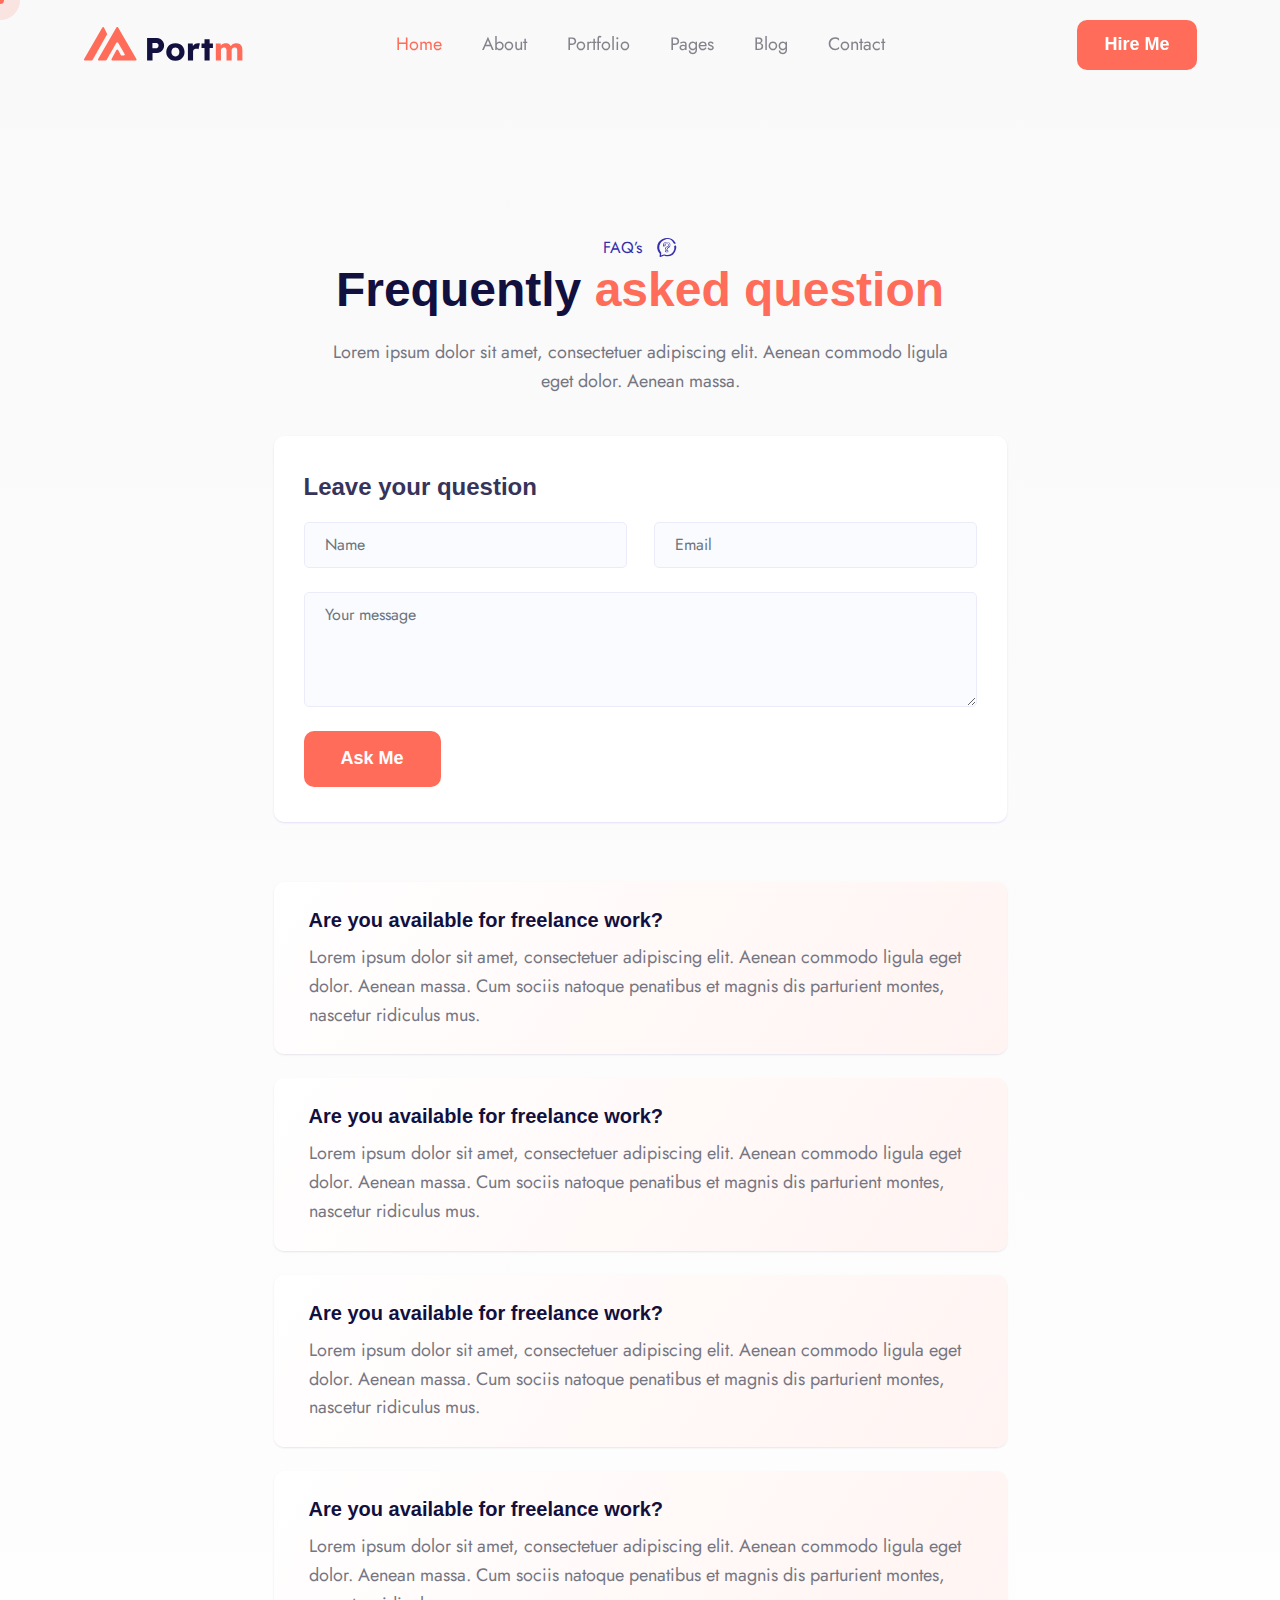
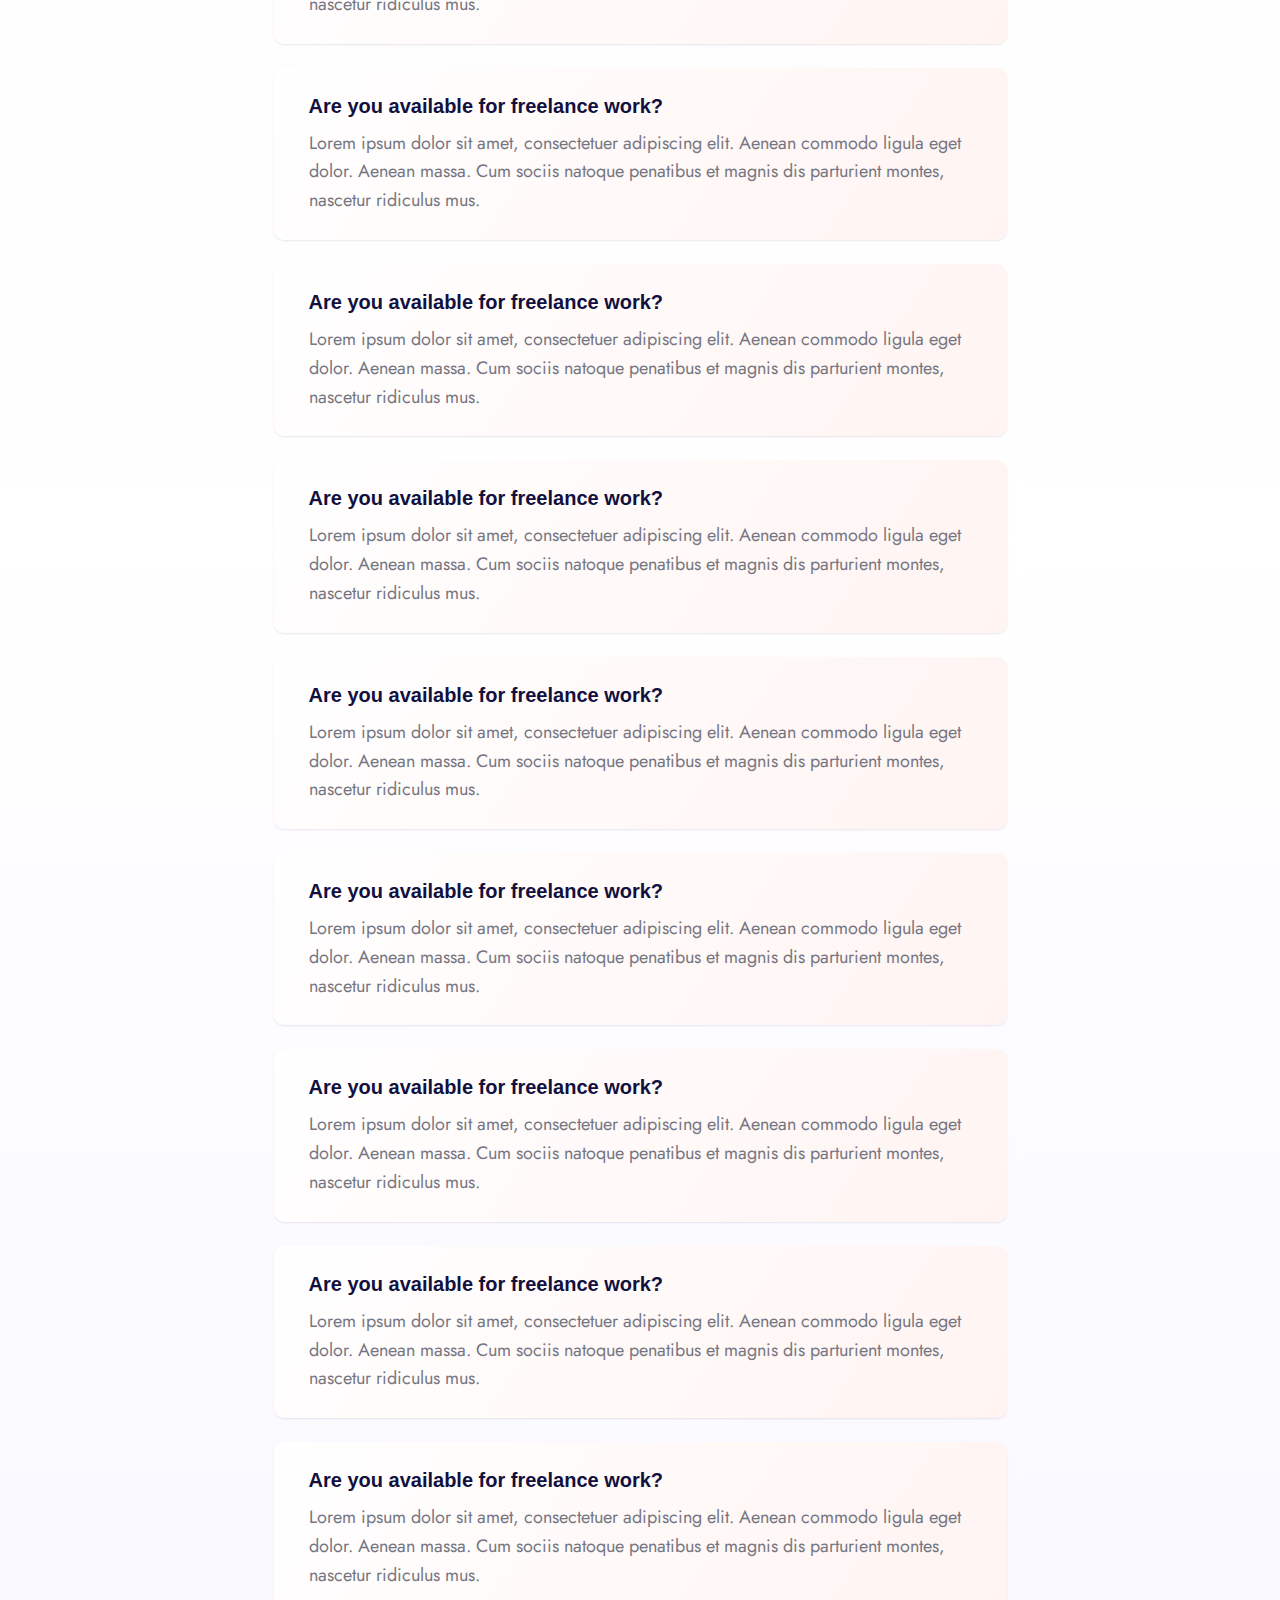
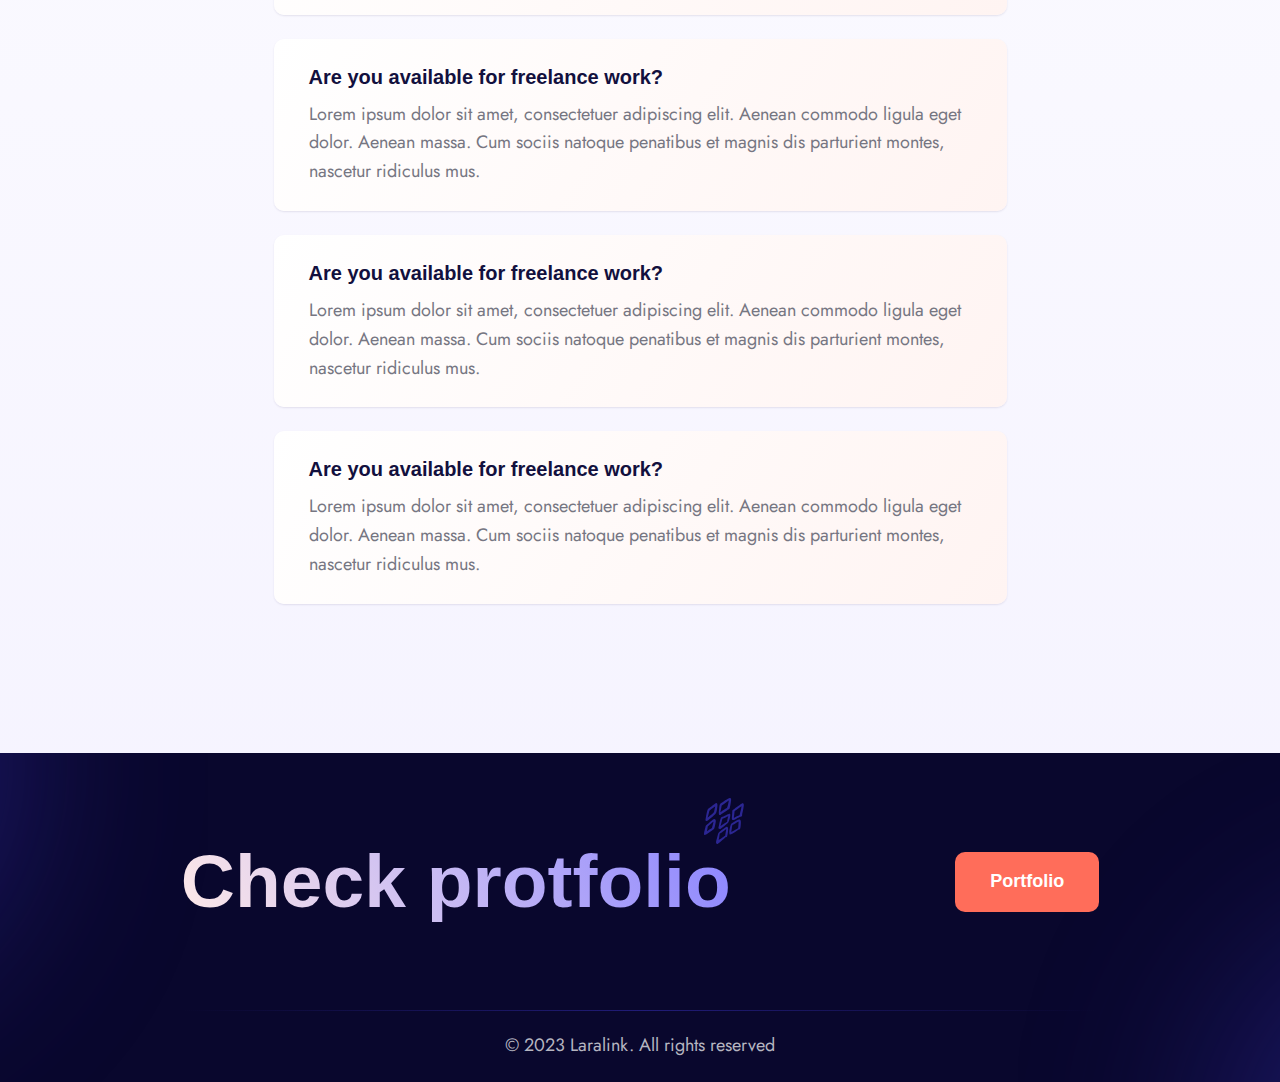
<file: faq.html>
<!DOCTYPE html>
<html class="no-js" lang="en">

<head>
  <!-- Meta Tags -->
  <meta charset="utf-8">
  <meta http-equiv="x-ua-compatible" content="ie=edge">
  <meta name="viewport" content="width=device-width, initial-scale=1">
  <meta name="author" content="Laralink">
  <!-- Favicon Icon -->
  <link rel="icon" href="assets/img/favicon.png">
  <!-- Site Title -->
  <title>Portm - FAQ</title>
  <link rel="stylesheet" href="assets/css/plugins/bootstrap.min.css">
  <link rel="stylesheet" href="assets/css/plugins/fontawesome.min.css">
  <link rel="stylesheet" href="assets/css/plugins/odometer-theme-default.css">
  <link rel="stylesheet" href="assets/css/plugins/select2.min.css">
  <link rel="stylesheet" href="assets/css/plugins/animate.css">
  <link rel="stylesheet" href="assets/css/style.css">
</head>

<body>
  <div class="cs_preloader cs_center">
    <div class="cs_preloader_in"></div>
  </div>
  
   <!-- Start Header Section -->
  <header class="cs_site_header cs_style_1 cs_sticky_header cs_color_2">
    <div class="cs_main_header">
      <div class="container">
        <div class="cs_main_header_in">
          <div class="cs_main_header_left">
            <a class="cs_site_branding" href="home-v2.html">
              <img src="assets/img/logo2.svg" alt="Logo">
            </a>
          </div>
          <div class="cs_main_header_center">
            <div class="cs_nav">
              <ul class="cs_nav_list">
                <li class="active menu-item-has-children"><a href="home-v2.html">Home</a>
                  
                </li>
                <li class="menu-item-has-children"><a href="about-v2.html">About</a>
                  
                </li>
                <li class="menu-item-has-children"><a href="#">Portfolio</a>
                 
                </li>
                <li class="menu-item-has-children"><a href="#">Pages</a>
                 
                </li>
                <li class="menu-item-has-children"><a href="blog.html">Blog</a>
                  
                </li>
                <li> <a href="contact.html">Contact</a></li>
              </ul>
            </div>
          </div>
          <div class="cs_main_header_right">
            <a href="contact.html" class="cs_btn cs_style_1 cs_primary_font"><span>Hire Me</span></a>
          </div>
        </div>
      </div>
    </div>
  </header>
  <!-- End Header Section -->

  <!-- Main content inside start-->
  <main>
    <section>
      <div class="cs_height_90 cs_height_lg_90"></div>
      <div class="cs_height_145 cs_height_lg_65"></div>
      <div class="container">
        <div class="row">
          <div class="col-lg-8 offset-lg-2">
            <div class="cs_section_heading cs_style_1 text-center">
              <p class="cs_section_subtitle cs_center cs_accent_color_2 cs_font_16 wow fadeInUp" data-wow-duration="0.8s" data-wow-delay="0.2s">
                <span>FAQ’s</span>
                <svg width="20" height="19" viewBox="0 0 20 19" fill="none" xmlns="http://www.w3.org/2000/svg">
                  <path d="M17.7546 7.74905C17.1131 8.09364 17.076 8.18291 17.2611 9.1908C17.878 12.5974 14.8553 18.2114 8.43958 16.6548C6.83568 16.2721 6.51483 16.2975 5.24406 17.012C3.93626 17.7393 3.94864 17.7393 4.12137 16.4889C4.33111 14.8941 4.30639 14.7027 3.76353 13.9499C1.12323 10.3392 2.0856 5.10801 5.82397 2.69659C10.7344 -0.480363 14.5961 1.01242 16.3481 4.66145C16.8416 5.69491 17.1871 5.86077 18.3098 5.63113C18.8157 5.52905 18.8157 5.2356 18.3098 4.38076C14.4482 -2.12626 4.72588 -0.799338 1.49338 4.53386C-0.357295 7.5832 -0.406626 11.6788 2.38172 14.9196C2.8629 15.4809 2.91224 16.0806 2.61613 17.6627C2.32002 19.2576 2.93693 19.3852 5.46618 18.2624L7.0454 17.5606L8.2175 17.8924C10.5863 18.5686 13.0539 18.2496 15.3857 16.9482C16.3605 16.4123 18.1001 14.3837 18.9391 11.2323C19.6423 8.54017 19.1365 7.02184 17.7546 7.74905Z" fill="#342EAD"/>
                  <path fill-rule="evenodd" clip-rule="evenodd" d="M8.99893 4.04285C7.53821 4.24926 6.15685 5.20191 6.02454 7.13897C5.92927 8.58382 5.93986 8.5944 7.3265 8.3139C8.49614 8.07573 8.43262 8.13925 8.43262 7.25011C8.43262 6.49328 8.64432 6.06459 9.22121 5.76821C10.502 5.11723 11.4229 6.832 11.4229 7.37184C11.4229 7.96461 10.9995 8.27685 9.66577 8.6632C8.57552 8.98075 8.22623 9.43063 8.18386 10.5579C8.17328 10.8914 8.13627 11.156 8.09921 11.1983C7.93515 11.3994 8.50672 11.5847 9.11536 11.5318C10.9413 11.3677 10.9148 11.3836 10.8142 10.6955C10.7508 10.2669 10.7931 10.2033 11.2271 10.071C12.275 9.75345 12.873 9.15013 13.1906 8.09162C14.0215 5.36069 12.1956 3.59828 8.99893 4.04285ZM10.7084 4.36041C11.8992 4.53506 13.0107 6.07518 12.8042 7.27658C12.6137 8.38801 12.0103 9.07075 10.809 9.52059C10.2268 9.7376 10.0415 10.0128 10.0363 10.6585V11.0184C9.39059 11.0819 9.34822 11.0819 8.92482 11.1454C8.99893 9.58411 8.89307 9.42531 10.8249 8.74789C12.0369 8.32448 12.3015 7.31363 11.5129 6.13868C10.248 4.25455 6.99307 5.50358 7.61229 7.63647C7.63876 7.73701 7.65464 7.82701 7.64405 7.83759C7.62817 7.85344 6.94013 8.00693 6.88721 8.00693C6.88191 8.00693 6.84487 7.35596 6.81312 7.13367C6.53261 5.22308 8.55967 4.05344 10.7084 4.36041ZM8.69727 12.1351C7.74461 12.5691 7.70755 13.7334 8.63374 14.0669C10.4808 14.7337 12.1533 13.6382 11.1106 12.4474C10.8037 12.0875 9.2371 11.8864 8.69727 12.1351ZM10.0522 12.4527C10.4755 12.5162 10.846 12.8549 10.846 13.1724C10.846 13.7599 9.40648 14.051 8.88781 13.5694C8.63374 13.3312 8.54909 12.2251 10.0522 12.4527Z" fill="#342EAD"/>
                  </svg>
              </p>
              <h2 class="cs_section_title cs_font_48 cs_semi_bold">Frequently <span class="cs_accent_color">asked question</span>
              </h2>
              <div class="cs_height_20 cs_height_lg_20"></div>
              <p class="m-0">Lorem ipsum dolor sit amet, consectetuer adipiscing elit. Aenean commodo ligula<br> eget dolor. Aenean massa. </p>
              <div class="cs_height_40 cs_height_lg_40"></div>
            </div>
            <div class="cs_form cs_style_1 cs_white_bg cs_radius_10">
              <form action="https://portm-html.vercel.app/post">
                <h4 class="cs_form_title cs_font_24 cs_semi_bold">Leave your question</h4>
                <div class="row">
                  <div class="col-lg-6">
                    <input class="form-control" type="text" placeholder="Name" required>
                  </div>
                  <div class="col-lg-6">
                    <input class="form-control" type="text" placeholder="Email" required>
                  </div>
                  <div class="col-lg-12">
                    <textarea class="form-control" placeholder="Your message" required></textarea>
                  </div>
                </div>
                <button type="submit" class="cs_btn cs_style_1 cs_primary_font"><span>Ask Me</span></button>
              </form>
            </div>
            <div class="cs_faq_wrap">
              <div class="cs_faq cs_style_1 cs_radius_10">
                <h4 class="cs_faq_title cs_semi_bold cs_font_20">Are you available for freelance work?</h4>
                <p class="cs_faq_text m-0">Lorem ipsum dolor sit amet, consectetuer adipiscing elit. Aenean commodo ligula eget dolor. Aenean massa. Cum sociis natoque penatibus et magnis dis parturient montes, nascetur ridiculus mus.</p>
              </div>
              <div class="cs_faq cs_style_1 cs_radius_10">
                <h4 class="cs_faq_title cs_semi_bold cs_font_20">Are you available for freelance work?</h4>
                <p class="cs_faq_text m-0">Lorem ipsum dolor sit amet, consectetuer adipiscing elit. Aenean commodo ligula eget dolor. Aenean massa. Cum sociis natoque penatibus et magnis dis parturient montes, nascetur ridiculus mus.</p>
              </div>
              <div class="cs_faq cs_style_1 cs_radius_10">
                <h4 class="cs_faq_title cs_semi_bold cs_font_20">Are you available for freelance work?</h4>
                <p class="cs_faq_text m-0">Lorem ipsum dolor sit amet, consectetuer adipiscing elit. Aenean commodo ligula eget dolor. Aenean massa. Cum sociis natoque penatibus et magnis dis parturient montes, nascetur ridiculus mus.</p>
              </div>
              <div class="cs_faq cs_style_1 cs_radius_10">
                <h4 class="cs_faq_title cs_semi_bold cs_font_20">Are you available for freelance work?</h4>
                <p class="cs_faq_text m-0">Lorem ipsum dolor sit amet, consectetuer adipiscing elit. Aenean commodo ligula eget dolor. Aenean massa. Cum sociis natoque penatibus et magnis dis parturient montes, nascetur ridiculus mus.</p>
              </div>
              <div class="cs_faq cs_style_1 cs_radius_10">
                <h4 class="cs_faq_title cs_semi_bold cs_font_20">Are you available for freelance work?</h4>
                <p class="cs_faq_text m-0">Lorem ipsum dolor sit amet, consectetuer adipiscing elit. Aenean commodo ligula eget dolor. Aenean massa. Cum sociis natoque penatibus et magnis dis parturient montes, nascetur ridiculus mus.</p>
              </div>
              <div class="cs_faq cs_style_1 cs_radius_10">
                <h4 class="cs_faq_title cs_semi_bold cs_font_20">Are you available for freelance work?</h4>
                <p class="cs_faq_text m-0">Lorem ipsum dolor sit amet, consectetuer adipiscing elit. Aenean commodo ligula eget dolor. Aenean massa. Cum sociis natoque penatibus et magnis dis parturient montes, nascetur ridiculus mus.</p>
              </div>
              <div class="cs_faq cs_style_1 cs_radius_10">
                <h4 class="cs_faq_title cs_semi_bold cs_font_20">Are you available for freelance work?</h4>
                <p class="cs_faq_text m-0">Lorem ipsum dolor sit amet, consectetuer adipiscing elit. Aenean commodo ligula eget dolor. Aenean massa. Cum sociis natoque penatibus et magnis dis parturient montes, nascetur ridiculus mus.</p>
              </div>
              <div class="cs_faq cs_style_1 cs_radius_10">
                <h4 class="cs_faq_title cs_semi_bold cs_font_20">Are you available for freelance work?</h4>
                <p class="cs_faq_text m-0">Lorem ipsum dolor sit amet, consectetuer adipiscing elit. Aenean commodo ligula eget dolor. Aenean massa. Cum sociis natoque penatibus et magnis dis parturient montes, nascetur ridiculus mus.</p>
              </div>
              <div class="cs_faq cs_style_1 cs_radius_10">
                <h4 class="cs_faq_title cs_semi_bold cs_font_20">Are you available for freelance work?</h4>
                <p class="cs_faq_text m-0">Lorem ipsum dolor sit amet, consectetuer adipiscing elit. Aenean commodo ligula eget dolor. Aenean massa. Cum sociis natoque penatibus et magnis dis parturient montes, nascetur ridiculus mus.</p>
              </div>
              <div class="cs_faq cs_style_1 cs_radius_10">
                <h4 class="cs_faq_title cs_semi_bold cs_font_20">Are you available for freelance work?</h4>
                <p class="cs_faq_text m-0">Lorem ipsum dolor sit amet, consectetuer adipiscing elit. Aenean commodo ligula eget dolor. Aenean massa. Cum sociis natoque penatibus et magnis dis parturient montes, nascetur ridiculus mus.</p>
              </div>
              <div class="cs_faq cs_style_1 cs_radius_10">
                <h4 class="cs_faq_title cs_semi_bold cs_font_20">Are you available for freelance work?</h4>
                <p class="cs_faq_text m-0">Lorem ipsum dolor sit amet, consectetuer adipiscing elit. Aenean commodo ligula eget dolor. Aenean massa. Cum sociis natoque penatibus et magnis dis parturient montes, nascetur ridiculus mus.</p>
              </div>
              <div class="cs_faq cs_style_1 cs_radius_10">
                <h4 class="cs_faq_title cs_semi_bold cs_font_20">Are you available for freelance work?</h4>
                <p class="cs_faq_text m-0">Lorem ipsum dolor sit amet, consectetuer adipiscing elit. Aenean commodo ligula eget dolor. Aenean massa. Cum sociis natoque penatibus et magnis dis parturient montes, nascetur ridiculus mus.</p>
              </div>
              <div class="cs_faq cs_style_1 cs_radius_10">
                <h4 class="cs_faq_title cs_semi_bold cs_font_20">Are you available for freelance work?</h4>
                <p class="cs_faq_text m-0">Lorem ipsum dolor sit amet, consectetuer adipiscing elit. Aenean commodo ligula eget dolor. Aenean massa. Cum sociis natoque penatibus et magnis dis parturient montes, nascetur ridiculus mus.</p>
              </div>
              <div class="cs_faq cs_style_1 cs_radius_10">
                <h4 class="cs_faq_title cs_semi_bold cs_font_20">Are you available for freelance work?</h4>
                <p class="cs_faq_text m-0">Lorem ipsum dolor sit amet, consectetuer adipiscing elit. Aenean commodo ligula eget dolor. Aenean massa. Cum sociis natoque penatibus et magnis dis parturient montes, nascetur ridiculus mus.</p>
              </div>
              <div class="cs_faq cs_style_1 cs_radius_10">
                <h4 class="cs_faq_title cs_semi_bold cs_font_20">Are you available for freelance work?</h4>
                <p class="cs_faq_text m-0">Lorem ipsum dolor sit amet, consectetuer adipiscing elit. Aenean commodo ligula eget dolor. Aenean massa. Cum sociis natoque penatibus et magnis dis parturient montes, nascetur ridiculus mus.</p>
              </div>
            </div>
          </div>
        </div>
      </div>
      <div class="cs_height_125 cs_height_lg_55"></div>
    </section>
  </main>
  <!-- Main content inside end-->

  <!-- Start Footer -->
  <footer class="cs_footer cs_style_1 cs_filled_bg position-relative" data-src="assets/img/bg/footer_bg.svg">
    <div class="position-absolute cs_footer_shape_1">
      <img src="assets/img/footer_shape.svg" alt="">
    </div>
    <div class="container">
      <div class="cs_footer_cta">
        <h2 class="cs_font_92 cs_gradient_text_2 cs_semi_bold">Check protfolio</h2>
        <a href="portfolio.html" class="cs_btn cs_style_1 cs_primary_font"><span>Portfolio</span></a>
      </div>
      <div class="cs_copyright">© 2023 <a href="#">Laralink</a>. All rights reserved</div>
    </div>
  </footer>
  <!-- End Footer -->

  <!-- Script -->
  <script src="assets/js/plugins/jquery-3.6.0.min.js"></script>
  <script src="assets/js/plugins/gsap.min.js"></script>
  <script src="assets/js/plugins/isotope.pkg.min.js"></script>
  <script src="assets/js/plugins/odometer.min.js"></script>
  <script src="assets/js/plugins/wow.min.js"></script>
  <script src="assets/js/main.js"></script>
</body>

</html>
</file>
<file: assets/css/plugins/odometer-theme-default.css>
.odometer.odometer-auto-theme, .odometer.odometer-theme-default {
  display: inline-block;
  vertical-align: middle;
  *vertical-align: auto;
  *zoom: 1;
  *display: inline;
  position: relative;
}
.odometer.odometer-auto-theme .odometer-digit, .odometer.odometer-theme-default .odometer-digit {
  display: inline-block;
  vertical-align: middle;
  *vertical-align: auto;
  *zoom: 1;
  *display: inline;
  position: relative;
}
.odometer.odometer-auto-theme .odometer-digit .odometer-digit-spacer, .odometer.odometer-theme-default .odometer-digit .odometer-digit-spacer {
  display: inline-block;
  vertical-align: middle;
  *vertical-align: auto;
  *zoom: 1;
  *display: inline;
  visibility: hidden;
}
.odometer.odometer-auto-theme .odometer-digit .odometer-digit-inner, .odometer.odometer-theme-default .odometer-digit .odometer-digit-inner {
  text-align: left;
  display: block;
  position: absolute;
  top: 0;
  left: 0;
  right: 0;
  bottom: 0;
  overflow: hidden;
}
.odometer.odometer-auto-theme .odometer-digit .odometer-ribbon, .odometer.odometer-theme-default .odometer-digit .odometer-ribbon {
  display: block;
}
.odometer.odometer-auto-theme .odometer-digit .odometer-ribbon-inner, .odometer.odometer-theme-default .odometer-digit .odometer-ribbon-inner {
  display: block;
  -webkit-backface-visibility: hidden;
}
.odometer.odometer-auto-theme .odometer-digit .odometer-value, .odometer.odometer-theme-default .odometer-digit .odometer-value {
  display: block;
  -webkit-transform: translateZ(0);
}
.odometer.odometer-auto-theme .odometer-digit .odometer-value.odometer-last-value, .odometer.odometer-theme-default .odometer-digit .odometer-value.odometer-last-value {
  position: absolute;
}
.odometer.odometer-auto-theme.odometer-animating-up .odometer-ribbon-inner, .odometer.odometer-theme-default.odometer-animating-up .odometer-ribbon-inner {
  -webkit-transition: -webkit-transform 2s;
  -moz-transition: -moz-transform 2s;
  -ms-transition: -ms-transform 2s;
  -o-transition: -o-transform 2s;
  transition: transform 2s;
}
.odometer.odometer-auto-theme.odometer-animating-up.odometer-animating .odometer-ribbon-inner, .odometer.odometer-theme-default.odometer-animating-up.odometer-animating .odometer-ribbon-inner {
  -webkit-transform: translateY(-100%);
  -moz-transform: translateY(-100%);
  -ms-transform: translateY(-100%);
  -o-transform: translateY(-100%);
  transform: translateY(-100%);
}
.odometer.odometer-auto-theme.odometer-animating-down .odometer-ribbon-inner, .odometer.odometer-theme-default.odometer-animating-down .odometer-ribbon-inner {
  -webkit-transform: translateY(-100%);
  -moz-transform: translateY(-100%);
  -ms-transform: translateY(-100%);
  -o-transform: translateY(-100%);
  transform: translateY(-100%);
}
.odometer.odometer-auto-theme.odometer-animating-down.odometer-animating .odometer-ribbon-inner, .odometer.odometer-theme-default.odometer-animating-down.odometer-animating .odometer-ribbon-inner {
  -webkit-transition: -webkit-transform 2s;
  -moz-transition: -moz-transform 2s;
  -ms-transition: -ms-transform 2s;
  -o-transition: -o-transform 2s;
  transition: transform 2s;
  -webkit-transform: translateY(0);
  -moz-transform: translateY(0);
  -ms-transform: translateY(0);
  -o-transform: translateY(0);
  transform: translateY(0);
}

.odometer.odometer-auto-theme, .odometer.odometer-theme-default {
  font-family: "Helvetica Neue", sans-serif;
  line-height: 1.1em;
}
.odometer.odometer-auto-theme .odometer-value, .odometer.odometer-theme-default .odometer-value {
  text-align: center;
}
</file>
<file: assets/css/style.css>
/*--------------------------------------------------------------
>> TABLE OF CONTENTS:
----------------------------------------------------------------
1. Typography
2. Spacing
3. General
4. Header
5. Button
6. Preloader
7. Custom Cursor
8. Footer
9. Hero
10. Tab
11. Comments
12. Paginations
13. Iconbox
14. Progressbar
15. About
16. Shape
17. Error page
18. Isotope
19. Section Heading
20. Brand
21. Blog
22. Testimonial
23. Portfolio
24. FunFact
25. Form
26. Catagory
27. Video Popup
--------------------------------------------------------------*/
/*--------------------------------------------------------------
## Basic Color
----------------------------------------------------------------*/
/*--------------------------------------------------------------
1. Typography
----------------------------------------------------------------*/
/* Google Fonts */
@import url("https://fonts.googleapis.com/css2?family=Jost:wght@400;500;600;700&amp;family=Lexend+Deca:wght@400;500;600;700;800&amp;display=swap");
body,
html {
  color: #767682;
  font-family: "Jost", sans-serif;
  font-size: 18px;
  font-weight: 400;
  line-height: 1.666em;
  overflow-x: hidden;
  background: linear-gradient(#f9f9f9, #ffffff, #f4f2ff);
}

h1,
h2,
h3,
h4,
h5,
h6 {
  clear: both;
  color: #12103e;
  padding: 0;
  margin: 0 0 20px 0;
  font-weight: 600;
  line-height: 1.3em;
  font-family: "Lexend Deca", sans-serif;
}

.cs_primary_font {
  font-family: "Lexend Deca", sans-serif;
}

.cs_secondary_font {
  font-family: "Jost", sans-serif;
}

h1 {
  font-size: 56px;
}

h2 {
  font-size: 42px;
}

h3 {
  font-size: 30px;
}

h4 {
  font-size: 24px;
}

h5 {
  font-size: 18px;
}

h6 {
  font-size: 16px;
}

p {
  margin-bottom: 15px;
  line-height: 1.6em;
}

ul {
  margin: 0 0 25px 0;
  padding-left: 20px;
  list-style: square outside none;
}

ol {
  padding-left: 20px;
  margin-bottom: 25px;
}

dfn,
cite,
em,
i {
  font-style: italic;
}

blockquote {
  margin: 0 15px;
  font-style: italic;
  font-size: 20px;
  line-height: 1.6em;
  margin: 0;
}

address {
  margin: 0 0 15px;
}

img {
  border: 0;
  max-width: 100%;
  height: auto;
}

a {
  color: inherit;
  text-decoration: none;
  -webkit-transition: all 0.3s ease;
  transition: all 0.3s ease;
}

button {
  color: inherit;
  -webkit-transition: all 0.3s ease;
  transition: all 0.3s ease;
}

a:hover {
  text-decoration: none;
  color: #ff6d5a;
}

table {
  width: 100%;
  margin-bottom: 25px;
}
table th {
  font-weight: 600;
  color: #767682;
}
table td,
table th {
  border-top: 1px solid #4d4d4d;
  padding: 11px 10px;
}

dl {
  margin-bottom: 25px;
}
dl dt {
  font-weight: 600;
}

b,
strong {
  font-weight: bold;
}

pre {
  color: #767682;
  border: 1px solid #4d4d4d;
  font-size: 18px;
  padding: 25px;
  border-radius: 5px;
}

kbd {
  font-size: 100%;
  background-color: #767682;
  border-radius: 5px;
}

input,
textarea {
  color: #12103e;
}

/*--------- Font size--------*/
.cs_font_14 {
  font-size: 14px;
}

.cs_font_15 {
  font-size: 15px;
}

.cs_font_16 {
  font-size: 16px;
}

.cs_font_20 {
  font-size: 20px;
}

.cs_font_24 {
  font-size: 24px;
}

.cs_font_28 {
  font-size: 28px;
}

.cs_font_36 {
  font-size: 36px;
}

.cs_font_48 {
  font-size: 48px;
}
@media (max-width: 1199px) {
  .cs_font_48 {
    font-size: 42px;
  }
}

.cs_font_92 {
  font-size: 92px;
}
@media (max-width: 1400px) {
  .cs_font_92 {
    font-size: 75px;
  }
}
@media (max-width: 1199px) {
  .cs_font_92 {
    font-size: 70px;
  }
}
@media (max-width: 767px) {
  .cs_font_92 {
    font-size: 56px;
  }
}
@media (max-width: 500px) {
  .cs_font_92 {
    font-size: 46px;
  }
}
@media (max-width: 380px) {
  .cs_font_92 {
    font-size: 42px;
  }
}

/*--------- Font weight--------*/
.cs_light {
  font-weight: 300;
}

.cs_normal {
  font-weight: 400;
}

.cs_medium {
  font-weight: 500;
}

.cs_semi_bold {
  font-weight: 600;
}

.cs_bold {
  font-weight: 700;
}

.cs_extra_bold {
  font-weight: 800;
}

.cs_black {
  font-weight: 900;
}

.cs_letter_spacing_15 {
  letter-spacing: 1.5px;
}

/*----------Responsive------------*/
@media only screen and (max-width: 991px) {
  br {
    display: none;
  }
  h2 {
    font-size: 36px;
    margin-bottom: 10px;
  }
  /*----------Font size------------*/
  .cs_font_20 {
    font-size: 20px;
  }
  .cs_font_24 {
    font-size: 24px;
  }
  .cs_font_28 {
    font-size: 24px;
  }
  .cs_font_48 {
    font-size: 42px;
  }
}
/*--------------------------------------------------------------
  2. Spacing
----------------------------------------------------------------*/
@media screen and (min-width: 992px) {
  .cs_height_1 {
    height: 1px !important;
  }
  .cs_height_2 {
    height: 2px !important;
  }
  .cs_height_3 {
    height: 3px !important;
  }
  .cs_height_4 {
    height: 4px !important;
  }
  .cs_height_5 {
    height: 5px !important;
  }
  .cs_height_6 {
    height: 6px !important;
  }
  .cs_height_7 {
    height: 7px !important;
  }
  .cs_height_8 {
    height: 8px !important;
  }
  .cs_height_9 {
    height: 9px !important;
  }
  .cs_height_10 {
    height: 10px !important;
  }
  .cs_height_11 {
    height: 11px !important;
  }
  .cs_height_12 {
    height: 12px !important;
  }
  .cs_height_13 {
    height: 13px !important;
  }
  .cs_height_14 {
    height: 14px !important;
  }
  .cs_height_15 {
    height: 15px !important;
  }
  .cs_height_16 {
    height: 16px !important;
  }
  .cs_height_17 {
    height: 17px !important;
  }
  .cs_height_18 {
    height: 18px !important;
  }
  .cs_height_19 {
    height: 19px !important;
  }
  .cs_height_20 {
    height: 20px !important;
  }
  .cs_height_21 {
    height: 21px !important;
  }
  .cs_height_22 {
    height: 22px !important;
  }
  .cs_height_23 {
    height: 23px !important;
  }
  .cs_height_24 {
    height: 24px !important;
  }
  .cs_height_25 {
    height: 25px !important;
  }
  .cs_height_26 {
    height: 26px !important;
  }
  .cs_height_27 {
    height: 27px !important;
  }
  .cs_height_28 {
    height: 28px !important;
  }
  .cs_height_29 {
    height: 29px !important;
  }
  .cs_height_30 {
    height: 30px !important;
  }
  .cs_height_31 {
    height: 31px !important;
  }
  .cs_height_32 {
    height: 32px !important;
  }
  .cs_height_33 {
    height: 33px !important;
  }
  .cs_height_34 {
    height: 34px !important;
  }
  .cs_height_35 {
    height: 35px !important;
  }
  .cs_height_36 {
    height: 36px !important;
  }
  .cs_height_37 {
    height: 37px !important;
  }
  .cs_height_38 {
    height: 38px !important;
  }
  .cs_height_39 {
    height: 39px !important;
  }
  .cs_height_40 {
    height: 40px !important;
  }
  .cs_height_41 {
    height: 41px !important;
  }
  .cs_height_42 {
    height: 42px !important;
  }
  .cs_height_43 {
    height: 43px !important;
  }
  .cs_height_44 {
    height: 44px !important;
  }
  .cs_height_45 {
    height: 45px !important;
  }
  .cs_height_46 {
    height: 46px !important;
  }
  .cs_height_47 {
    height: 47px !important;
  }
  .cs_height_48 {
    height: 48px !important;
  }
  .cs_height_49 {
    height: 49px !important;
  }
  .cs_height_50 {
    height: 50px !important;
  }
  .cs_height_51 {
    height: 51px !important;
  }
  .cs_height_52 {
    height: 52px !important;
  }
  .cs_height_53 {
    height: 53px !important;
  }
  .cs_height_54 {
    height: 54px !important;
  }
  .cs_height_55 {
    height: 55px !important;
  }
  .cs_height_56 {
    height: 56px !important;
  }
  .cs_height_57 {
    height: 57px !important;
  }
  .cs_height_58 {
    height: 58px !important;
  }
  .cs_height_59 {
    height: 59px !important;
  }
  .cs_height_60 {
    height: 60px !important;
  }
  .cs_height_61 {
    height: 61px !important;
  }
  .cs_height_62 {
    height: 62px !important;
  }
  .cs_height_63 {
    height: 63px !important;
  }
  .cs_height_64 {
    height: 64px !important;
  }
  .cs_height_65 {
    height: 65px !important;
  }
  .cs_height_66 {
    height: 66px !important;
  }
  .cs_height_67 {
    height: 67px !important;
  }
  .cs_height_68 {
    height: 68px !important;
  }
  .cs_height_69 {
    height: 69px !important;
  }
  .cs_height_70 {
    height: 70px !important;
  }
  .cs_height_71 {
    height: 71px !important;
  }
  .cs_height_72 {
    height: 72px !important;
  }
  .cs_height_73 {
    height: 73px !important;
  }
  .cs_height_74 {
    height: 74px !important;
  }
  .cs_height_75 {
    height: 75px !important;
  }
  .cs_height_76 {
    height: 76px !important;
  }
  .cs_height_77 {
    height: 77px !important;
  }
  .cs_height_78 {
    height: 78px !important;
  }
  .cs_height_79 {
    height: 79px !important;
  }
  .cs_height_80 {
    height: 80px !important;
  }
  .cs_height_81 {
    height: 81px !important;
  }
  .cs_height_82 {
    height: 82px !important;
  }
  .cs_height_83 {
    height: 83px !important;
  }
  .cs_height_84 {
    height: 84px !important;
  }
  .cs_height_85 {
    height: 85px !important;
  }
  .cs_height_86 {
    height: 86px !important;
  }
  .cs_height_87 {
    height: 87px !important;
  }
  .cs_height_88 {
    height: 88px !important;
  }
  .cs_height_89 {
    height: 89px !important;
  }
  .cs_height_90 {
    height: 90px !important;
  }
  .cs_height_91 {
    height: 91px !important;
  }
  .cs_height_92 {
    height: 92px !important;
  }
  .cs_height_93 {
    height: 93px !important;
  }
  .cs_height_94 {
    height: 94px !important;
  }
  .cs_height_95 {
    height: 95px !important;
  }
  .cs_height_96 {
    height: 96px !important;
  }
  .cs_height_97 {
    height: 97px !important;
  }
  .cs_height_98 {
    height: 98px !important;
  }
  .cs_height_99 {
    height: 99px !important;
  }
  .cs_height_100 {
    height: 100px !important;
  }
  .cs_height_101 {
    height: 101px !important;
  }
  .cs_height_102 {
    height: 102px !important;
  }
  .cs_height_103 {
    height: 103px !important;
  }
  .cs_height_104 {
    height: 104px !important;
  }
  .cs_height_105 {
    height: 105px !important;
  }
  .cs_height_106 {
    height: 106px !important;
  }
  .cs_height_107 {
    height: 107px !important;
  }
  .cs_height_108 {
    height: 108px !important;
  }
  .cs_height_109 {
    height: 109px !important;
  }
  .cs_height_110 {
    height: 110px !important;
  }
  .cs_height_111 {
    height: 111px !important;
  }
  .cs_height_112 {
    height: 112px !important;
  }
  .cs_height_113 {
    height: 113px !important;
  }
  .cs_height_114 {
    height: 114px !important;
  }
  .cs_height_115 {
    height: 115px !important;
  }
  .cs_height_116 {
    height: 116px !important;
  }
  .cs_height_117 {
    height: 117px !important;
  }
  .cs_height_118 {
    height: 118px !important;
  }
  .cs_height_119 {
    height: 119px !important;
  }
  .cs_height_120 {
    height: 120px !important;
  }
  .cs_height_121 {
    height: 121px !important;
  }
  .cs_height_122 {
    height: 122px !important;
  }
  .cs_height_123 {
    height: 123px !important;
  }
  .cs_height_124 {
    height: 124px !important;
  }
  .cs_height_125 {
    height: 125px !important;
  }
  .cs_height_126 {
    height: 126px !important;
  }
  .cs_height_127 {
    height: 127px !important;
  }
  .cs_height_128 {
    height: 128px !important;
  }
  .cs_height_129 {
    height: 129px !important;
  }
  .cs_height_130 {
    height: 130px !important;
  }
  .cs_height_131 {
    height: 131px !important;
  }
  .cs_height_132 {
    height: 132px !important;
  }
  .cs_height_133 {
    height: 133px !important;
  }
  .cs_height_134 {
    height: 134px !important;
  }
  .cs_height_135 {
    height: 135px !important;
  }
  .cs_height_136 {
    height: 136px !important;
  }
  .cs_height_137 {
    height: 137px !important;
  }
  .cs_height_138 {
    height: 138px !important;
  }
  .cs_height_139 {
    height: 139px !important;
  }
  .cs_height_140 {
    height: 140px !important;
  }
  .cs_height_141 {
    height: 141px !important;
  }
  .cs_height_142 {
    height: 142px !important;
  }
  .cs_height_143 {
    height: 143px !important;
  }
  .cs_height_144 {
    height: 144px !important;
  }
  .cs_height_145 {
    height: 145px !important;
  }
  .cs_height_146 {
    height: 146px !important;
  }
  .cs_height_147 {
    height: 147px !important;
  }
  .cs_height_148 {
    height: 148px !important;
  }
  .cs_height_149 {
    height: 149px !important;
  }
  .cs_height_150 {
    height: 150px !important;
  }
}
@media screen and (max-width: 991px) {
  .cs_height_lg_1 {
    height: 1px !important;
  }
  .cs_height_lg_2 {
    height: 2px !important;
  }
  .cs_height_lg_3 {
    height: 3px !important;
  }
  .cs_height_lg_4 {
    height: 4px !important;
  }
  .cs_height_lg_5 {
    height: 5px !important;
  }
  .cs_height_lg_6 {
    height: 6px !important;
  }
  .cs_height_lg_7 {
    height: 7px !important;
  }
  .cs_height_lg_8 {
    height: 8px !important;
  }
  .cs_height_lg_9 {
    height: 9px !important;
  }
  .cs_height_lg_10 {
    height: 10px !important;
  }
  .cs_height_lg_11 {
    height: 11px !important;
  }
  .cs_height_lg_12 {
    height: 12px !important;
  }
  .cs_height_lg_13 {
    height: 13px !important;
  }
  .cs_height_lg_14 {
    height: 14px !important;
  }
  .cs_height_lg_15 {
    height: 15px !important;
  }
  .cs_height_lg_16 {
    height: 16px !important;
  }
  .cs_height_lg_17 {
    height: 17px !important;
  }
  .cs_height_lg_18 {
    height: 18px !important;
  }
  .cs_height_lg_19 {
    height: 19px !important;
  }
  .cs_height_lg_20 {
    height: 20px !important;
  }
  .cs_height_lg_21 {
    height: 21px !important;
  }
  .cs_height_lg_22 {
    height: 22px !important;
  }
  .cs_height_lg_23 {
    height: 23px !important;
  }
  .cs_height_lg_24 {
    height: 24px !important;
  }
  .cs_height_lg_25 {
    height: 25px !important;
  }
  .cs_height_lg_26 {
    height: 26px !important;
  }
  .cs_height_lg_27 {
    height: 27px !important;
  }
  .cs_height_lg_28 {
    height: 28px !important;
  }
  .cs_height_lg_29 {
    height: 29px !important;
  }
  .cs_height_lg_30 {
    height: 30px !important;
  }
  .cs_height_lg_31 {
    height: 31px !important;
  }
  .cs_height_lg_32 {
    height: 32px !important;
  }
  .cs_height_lg_33 {
    height: 33px !important;
  }
  .cs_height_lg_34 {
    height: 34px !important;
  }
  .cs_height_lg_35 {
    height: 35px !important;
  }
  .cs_height_lg_36 {
    height: 36px !important;
  }
  .cs_height_lg_37 {
    height: 37px !important;
  }
  .cs_height_lg_38 {
    height: 38px !important;
  }
  .cs_height_lg_39 {
    height: 39px !important;
  }
  .cs_height_lg_40 {
    height: 40px !important;
  }
  .cs_height_lg_41 {
    height: 41px !important;
  }
  .cs_height_lg_42 {
    height: 42px !important;
  }
  .cs_height_lg_43 {
    height: 43px !important;
  }
  .cs_height_lg_44 {
    height: 44px !important;
  }
  .cs_height_lg_45 {
    height: 45px !important;
  }
  .cs_height_lg_46 {
    height: 46px !important;
  }
  .cs_height_lg_47 {
    height: 47px !important;
  }
  .cs_height_lg_48 {
    height: 48px !important;
  }
  .cs_height_lg_49 {
    height: 49px !important;
  }
  .cs_height_lg_50 {
    height: 50px !important;
  }
  .cs_height_lg_51 {
    height: 51px !important;
  }
  .cs_height_lg_52 {
    height: 52px !important;
  }
  .cs_height_lg_53 {
    height: 53px !important;
  }
  .cs_height_lg_54 {
    height: 54px !important;
  }
  .cs_height_lg_55 {
    height: 55px !important;
  }
  .cs_height_lg_56 {
    height: 56px !important;
  }
  .cs_height_lg_57 {
    height: 57px !important;
  }
  .cs_height_lg_58 {
    height: 58px !important;
  }
  .cs_height_lg_59 {
    height: 59px !important;
  }
  .cs_height_lg_60 {
    height: 60px !important;
  }
  .cs_height_lg_61 {
    height: 61px !important;
  }
  .cs_height_lg_62 {
    height: 62px !important;
  }
  .cs_height_lg_63 {
    height: 63px !important;
  }
  .cs_height_lg_64 {
    height: 64px !important;
  }
  .cs_height_lg_65 {
    height: 65px !important;
  }
  .cs_height_lg_66 {
    height: 66px !important;
  }
  .cs_height_lg_67 {
    height: 67px !important;
  }
  .cs_height_lg_68 {
    height: 68px !important;
  }
  .cs_height_lg_69 {
    height: 69px !important;
  }
  .cs_height_lg_70 {
    height: 70px !important;
  }
  .cs_height_lg_71 {
    height: 71px !important;
  }
  .cs_height_lg_72 {
    height: 72px !important;
  }
  .cs_height_lg_73 {
    height: 73px !important;
  }
  .cs_height_lg_74 {
    height: 74px !important;
  }
  .cs_height_lg_75 {
    height: 75px !important;
  }
  .cs_height_lg_76 {
    height: 76px !important;
  }
  .cs_height_lg_77 {
    height: 77px !important;
  }
  .cs_height_lg_78 {
    height: 78px !important;
  }
  .cs_height_lg_79 {
    height: 79px !important;
  }
  .cs_height_lg_80 {
    height: 80px !important;
  }
  .cs_height_lg_81 {
    height: 81px !important;
  }
  .cs_height_lg_82 {
    height: 82px !important;
  }
  .cs_height_lg_83 {
    height: 83px !important;
  }
  .cs_height_lg_84 {
    height: 84px !important;
  }
  .cs_height_lg_85 {
    height: 85px !important;
  }
  .cs_height_lg_86 {
    height: 86px !important;
  }
  .cs_height_lg_87 {
    height: 87px !important;
  }
  .cs_height_lg_88 {
    height: 88px !important;
  }
  .cs_height_lg_89 {
    height: 89px !important;
  }
  .cs_height_lg_90 {
    height: 90px !important;
  }
  .cs_height_lg_91 {
    height: 91px !important;
  }
  .cs_height_lg_92 {
    height: 92px !important;
  }
  .cs_height_lg_93 {
    height: 93px !important;
  }
  .cs_height_lg_94 {
    height: 94px !important;
  }
  .cs_height_lg_95 {
    height: 95px !important;
  }
  .cs_height_lg_96 {
    height: 96px !important;
  }
  .cs_height_lg_97 {
    height: 97px !important;
  }
  .cs_height_lg_98 {
    height: 98px !important;
  }
  .cs_height_lg_99 {
    height: 99px !important;
  }
  .cs_height_lg_100 {
    height: 100px !important;
  }
  .cs_height_lg_101 {
    height: 101px !important;
  }
  .cs_height_lg_102 {
    height: 102px !important;
  }
  .cs_height_lg_103 {
    height: 103px !important;
  }
  .cs_height_lg_104 {
    height: 104px !important;
  }
  .cs_height_lg_105 {
    height: 105px !important;
  }
  .cs_height_lg_106 {
    height: 106px !important;
  }
  .cs_height_lg_107 {
    height: 107px !important;
  }
  .cs_height_lg_108 {
    height: 108px !important;
  }
  .cs_height_lg_109 {
    height: 109px !important;
  }
  .cs_height_lg_110 {
    height: 110px !important;
  }
  .cs_height_lg_111 {
    height: 111px !important;
  }
  .cs_height_lg_112 {
    height: 112px !important;
  }
  .cs_height_lg_113 {
    height: 113px !important;
  }
  .cs_height_lg_114 {
    height: 114px !important;
  }
  .cs_height_lg_115 {
    height: 115px !important;
  }
  .cs_height_lg_116 {
    height: 116px !important;
  }
  .cs_height_lg_117 {
    height: 117px !important;
  }
  .cs_height_lg_118 {
    height: 118px !important;
  }
  .cs_height_lg_119 {
    height: 119px !important;
  }
  .cs_height_lg_120 {
    height: 120px !important;
  }
  .cs_height_lg_121 {
    height: 121px !important;
  }
  .cs_height_lg_122 {
    height: 122px !important;
  }
  .cs_height_lg_123 {
    height: 123px !important;
  }
  .cs_height_lg_124 {
    height: 124px !important;
  }
  .cs_height_lg_125 {
    height: 125px !important;
  }
  .cs_height_lg_126 {
    height: 126px !important;
  }
  .cs_height_lg_127 {
    height: 127px !important;
  }
  .cs_height_lg_128 {
    height: 128px !important;
  }
  .cs_height_lg_129 {
    height: 129px !important;
  }
  .cs_height_lg_130 {
    height: 130px !important;
  }
  .cs_height_lg_131 {
    height: 131px !important;
  }
  .cs_height_lg_132 {
    height: 132px !important;
  }
  .cs_height_lg_133 {
    height: 133px !important;
  }
  .cs_height_lg_134 {
    height: 134px !important;
  }
  .cs_height_lg_135 {
    height: 135px !important;
  }
  .cs_height_lg_136 {
    height: 136px !important;
  }
  .cs_height_lg_137 {
    height: 137px !important;
  }
  .cs_height_lg_138 {
    height: 138px !important;
  }
  .cs_height_lg_139 {
    height: 139px !important;
  }
  .cs_height_lg_140 {
    height: 140px !important;
  }
  .cs_height_lg_141 {
    height: 141px !important;
  }
  .cs_height_lg_142 {
    height: 142px !important;
  }
  .cs_height_lg_143 {
    height: 143px !important;
  }
  .cs_height_lg_144 {
    height: 144px !important;
  }
  .cs_height_lg_145 {
    height: 145px !important;
  }
  .cs_height_lg_146 {
    height: 146px !important;
  }
  .cs_height_lg_147 {
    height: 147px !important;
  }
  .cs_height_lg_148 {
    height: 148px !important;
  }
  .cs_height_lg_149 {
    height: 149px !important;
  }
  .cs_height_lg_150 {
    height: 150px !important;
  }
}
/*-----------------------------------------------------------
  3. General
-----------------------------------------------------------*/
.cs_mp_0 {
  list-style: none;
  margin: 0;
  padding: 0;
}

@media (min-width: 1400px) {
  .container {
    max-width: 1194px;
  }
}
hr {
  margin: 0;
  padding: 0;
  border: none;
  border-top: 1px solid #f2f1ff;
}

.cs_zoom {
  overflow: hidden;
}
.cs_zoom .cs_zoom_in {
  -webkit-transition: all 0.4s ease;
  transition: all 0.4s ease;
}
.cs_zoom:hover .cs_zoom_in {
  -webkit-transform: scale(1.07);
          transform: scale(1.07);
}

.cs_filled_bg {
  background-size: cover;
  background-repeat: no-repeat;
  background-position: center;
}

.cs_100_bg {
  background-size: 100% 100%;
}

.cs_center {
  display: -webkit-box;
  display: -ms-flexbox;
  display: flex;
  -webkit-box-align: center;
      -ms-flex-align: center;
          align-items: center;
  -webkit-box-pack: center;
      -ms-flex-pack: center;
          justify-content: center;
}

.cs_center_between {
  display: -webkit-box;
  display: -ms-flexbox;
  display: flex;
  -webkit-box-pack: justify;
      -ms-flex-pack: justify;
          justify-content: space-between;
  -webkit-box-align: center;
      -ms-flex-align: center;
          align-items: center;
}

/*-----------Gap--------------*/
@media (min-width: 1400px) {
  .cs_gap_40 {
    margin-left: -20px !important;
    margin-right: -20px !important;
  }
  .cs_gap_40 > * {
    padding-left: 20px !important;
    padding-right: 20px !important;
  }
  .cs_gap_70 {
    margin-left: -35px !important;
    margin-right: -35px !important;
  }
  .cs_gap_70 > * {
    padding-left: 35px !important;
    padding-right: 35px !important;
  }
}
.cs_gap_15 {
  gap: 15px;
}

.cs_gap_25 {
  gap: 25px;
}

.cs_gap_30 {
  gap: 30px;
}

/*------------Padding-------------*/
.cs_pl_70 {
  padding-left: 70px;
}

.cs_pr_50 {
  padding-right: 50px;
}

.cs_pr_65 {
  padding-right: 65px;
}

.cs_pl_50 {
  padding-left: 50px;
}

.cs_pr_20 {
  padding-right: 20px;
}

@media (max-width: 1199px) {
  .cs_pl_70 {
    padding-left: 0;
  }
  .cs_pr_50 {
    padding-right: 0;
  }
  .cs_pr_65 {
    padding-right: 0;
  }
  .cs_pl_50 {
    padding-left: 0;
  }
  .cs_pr_20 {
    padding-right: 0;
  }
}
/*------------Margin-------------*/
.cs_mr_20 {
  margin-right: 20px;
}

.cs_ml_20 {
  margin-left: 20px;
}

.cs_ml_30 {
  margin-left: 30px;
}

.cs_mr_30 {
  margin-right: 30px;
}

.cs_mt_40 {
  margin-top: 40px;
}

.cs_mb_25 {
  margin-bottom: 25px;
}

.cs_mb_10 {
  margin-bottom: 10px;
}

/*------------Border Radius-------------*/
.cs_radius_3 {
  border-radius: 3px;
}

.cs_radius_5 {
  border-radius: 5px !important;
}

.cs_radius_7 {
  border-radius: 7px;
}

.cs_radius_10 {
  border-radius: 10px;
}

.cs_radius_15 {
  border-radius: 15px;
}

.cs_radius_20 {
  border-radius: 20px;
}

/*------------Opacity-------------*/
.cs_opacity_03 {
  opacity: 0.3;
}

.cs_opacity_04 {
  opacity: 0.4;
}

.cs_opacity_05 {
  opacity: 0.5;
}

.cs_opacity_06 {
  opacity: 0.6;
}

.cs_opacity_07 {
  opacity: 0.7;
}

/*------------Transitions-------------*/
.cs_transition_1 {
  -webkit-transition: all 0.1s ease-in-out;
  transition: all 0.1s ease-in-out;
}

.cs_transition_2 {
  -webkit-transition: all 0.2s ease-in-out;
  transition: all 0.2s ease-in-out;
}

.cs_transition_3 {
  -webkit-transition: all 0.3s ease-in-out;
  transition: all 0.3s ease-in-out;
}

.cs_transition_4 {
  -webkit-transition: all 0.4s ease-in-out;
  transition: all 0.4s ease-in-out;
}

/*------------Transforms-------------*/
.cs_transform_up_hover_3:hover {
  -webkit-transform: translateY(-3px);
          transform: translateY(-3px);
}

.cs_transform_up_hover_5:hover {
  -webkit-transform: translateY(-5px);
          transform: translateY(-5px);
}

/*------------Colors-------------*/
.cs_white_color,
.cs_white_color_hover:hover {
  color: #fff;
}

.cs_white_bg,
.cs_white_bg_hover:hover {
  background-color: #fff;
}

.cs_primary_color,
.cs_primary_color_hover:hover {
  color: #12103e;
}

.cs_secondary_color,
.cs_secondary_color_hover:hover {
  color: #767682;
}

.cs_ternary_color,
.cs_ternary_color_hover:hover {
  color: #9e9eac;
}

.cs_accent_color,
.cs_accent_color_hover:hover {
  color: #ff6d5a;
}

.cs_accent_color,
.cs_accent_color_hover:hover {
  color: #ff6d5a;
}

.cs_accent_color_2,
.cs_accent_color_2_hover:hover {
  color: #342ead;
}

.cs_gray_bg {
  background-color: #f9fbff;
}

/*--------custom text color----------*/
.cs_violet_text {
  color: #7771ff;
}

.cs_white_blue_text {
  color: #c3c1e8;
}

.cs_white_blue_text_2 {
  color: #b5b5c0;
}

.cs_gradient_text_2 {
  background: var(--gradient-1, linear-gradient(244deg, #8b85ff 0%, #ffeae8 100%));
  background-clip: text;
  -webkit-background-clip: text;
  -webkit-text-fill-color: transparent;
}

.cs_gradient_text {
  background: linear-gradient(147deg, #342ead 0%, #ff6d5a 100%);
  background-clip: text;
  -webkit-background-clip: text;
  -webkit-text-fill-color: transparent;
  color: transparent;
}

.cs_gradient_border_text {
  background: linear-gradient(147deg, #342ead 0%, #ff6d5a 100%);
  background-clip: text;
  -webkit-background-clip: text;
  text-stroke: 4px transparent;
  -webkit-text-stroke: 4px transparent;
  color: initial;
}


/*------------Image_Box-------------*/
.cs_hero.cs_style_2 .cs_hero_image_box .cs_happy_client {
  position: absolute;
  right: 120px;         /* Move left by reducing from -105px */
  top: 30%;
  padding: 12px 20px;
  background: rgba(255, 255, 255, 0.96);
  box-shadow: 2px 4px 20px rgba(52, 46, 173, 0.15);
  border-radius: 14px;
  text-align: center;
  font-size: 16px;
  max-width: 180px;
  height: auto;
  display: flex;
  flex-direction: column;
  align-items: center;
  gap: 4px;
  transition: all 0.3s ease-in-out;
  animation: floatUpDown 3s ease-in-out infinite;
}

.cs_happy_client .cs_font_36 {
  font-size: 24px;
  font-weight: 700;
}

.cs_happy_client .cs_font_16 {
  font-size: 14px;
  font-weight: 500;
  white-space: nowrap;
}

/* Optional: smooth floating animation */
@keyframes floatUpDown {
  0% { transform: translateY(0); }
  50% { transform: translateY(-5px); }
  100% { transform: translateY(0); }
}

@media (max-width: 575px) {
  .cs_hero.cs_style_2 .cs_happy_client {
    position: absolute;
    bottom: 10px;
    left: 50%;
    right: auto;
    transform: translateX(-50%);
    padding: 10px 14px;
    background: #ffffff;
    border-radius: 12px;
    box-shadow: 0 8px 24px rgba(52, 46, 173, 0.15);
    display: flex;
    flex-direction: column;
    align-items: center;
    gap: 4px;
    font-size: 13px;
    max-width: 120px;
    text-align: center;
    z-index: 5;
    animation: floatUp 3s ease-in-out infinite;
  }

  .cs_hero.cs_style_2 .cs_happy_client .cs_font_36 {
    font-size: 22px;
    line-height: 1.2;
    font-weight: bold;
    color: #2b2e83;
  }

  .cs_hero.cs_style_2 .cs_happy_client .cs_font_16 {
    font-size: 13px;
    line-height: 1.3;
    font-weight: 500;
    white-space: nowrap;
    color: #4b4b4b;
  }

  @keyframes floatUp {
    0%   { transform: translateY(0); }
    50%  { transform: translateY(-4px); }
    100% { transform: translateY(0); }
  }
}

@media (max-width: 1199px) {
  .cs_image_box.cs_style_3 .cs_happy_client {
    right: 50px;
    bottom: 50px;
    padding: 10px;
  }
}

.cs_image_box.cs_style_4 {
  display: block;
}

.cs_image_box.cs_style_5 {
  margin-top: -250px;
  border: 6px solid #fff;
}
.cs_image_box.cs_style_5 img {
  -webkit-filter: drop-shadow(0px 1px 2px rgba(34, 20, 94, 0.1));
          filter: drop-shadow(0px 1px 2px rgba(34, 20, 94, 0.1));
}
@media (max-width: 991px) {
  .cs_image_box.cs_style_5 {
    margin-top: -180px;
  }
}
@media (max-width: 575px) {
  .cs_image_box.cs_style_5 {
    margin-top: -120px;
  }
}
@media (max-width: 375px) {
  .cs_image_box.cs_style_5 {
    margin-top: -90px;
  }
}

/*----------Breadcump------------*/
.breadcrumb {
  margin: 0;
  font-size: 18px;
  -webkit-box-pack: center;
      -ms-flex-pack: center;
          justify-content: center;
  margin-top: 20px;
}
.breadcrumb a {
  color: #ff6d5a;
}

.breadcrumb-item + .breadcrumb-item::before {
  font-family: "Font Awesome 5 free";
  content: "\f105";
  font-weight: 900;
  color: #a9afb9;
  font-size: 14px;
}

.breadcrumb-item.active {
  color: #a9afb9;
}

/*----------Faq------------*/
.cs_faq.cs_style_1 {
  background: linear-gradient(124deg, #fff 0%, #fff4f2 100%);
  -webkit-box-shadow: 0px 1px 2px 0px rgba(26, 23, 83, 0.1);
          box-shadow: 0px 1px 2px 0px rgba(26, 23, 83, 0.1);
  padding: 25px 35px;
  margin-bottom: 30px;
}
.cs_faq.cs_style_1 .cs_faq_title {
  margin-bottom: 10px;
}
@media (max-width: 1400px) {
  .cs_faq.cs_style_1 {
    margin-bottom: 24px;
  }
}

.cs_title_search_wrap .cs_title {
  margin-bottom: 10px;
}
@media (min-width: 767px) {
  .cs_title_search_wrap {
    display: -webkit-box;
    display: -ms-flexbox;
    display: flex;
    -webkit-box-pack: justify;
        -ms-flex-pack: justify;
            justify-content: space-between;
    -webkit-box-align: center;
        -ms-flex-align: center;
            align-items: center;
  }
  .cs_title_search_wrap .cs_title {
    margin-bottom: 0;
  }
}

.cs_meta.cs_style_1 {
  -webkit-box-shadow: 0px 1px 2px 0px rgba(117, 63, 219, 0.15);
          box-shadow: 0px 1px 2px 0px rgba(117, 63, 219, 0.15);
  padding: 30px;
}
.cs_meta.cs_style_1 .cs_meta_avater_image {
  height: 60px;
  width: 60px;
  -webkit-box-flex: 0;
      -ms-flex: none;
          flex: none;
  border-radius: 50%;
}
.cs_meta.cs_style_1 .cs_meta_author {
  margin-bottom: 5px;
}
.cs_meta.cs_style_1 .cs_meta_title {
  color: #4e4d5a;
  margin-bottom: 10px;
}
.cs_meta.cs_style_1 .cs_meta_text {
  margin-bottom: 0;
}

.cs_gallery_grid {
  -webkit-column-count: 2;
     -moz-column-count: 2;
          column-count: 2;
  -webkit-column-gap: 30px;
     -moz-column-gap: 30px;
          column-gap: 30px;
  margin-bottom: -35px;
}
.cs_gallery_grid > * {
  padding-bottom: 35px;
}
@media (max-width: 575px) {
  .cs_gallery_grid {
    -webkit-column-gap: 20px;
       -moz-column-gap: 20px;
            column-gap: 20px;
    margin-bottom: -20px;
  }
  .cs_gallery_grid > * {
    padding-bottom: 20px;
  }
}
@media (max-width: 340px) {
  .cs_gallery_grid {
    -webkit-column-gap: 10px;
       -moz-column-gap: 10px;
            column-gap: 10px;
    margin-bottom: -10px;
  }
  .cs_gallery_grid > * {
    padding-bottom: 10px;
  }
}

.cs_grid_3 {
  -webkit-column-count: 3;
     -moz-column-count: 3;
          column-count: 3;
  -webkit-column-gap: 0px;
     -moz-column-gap: 0px;
          column-gap: 0px;
}
@media (max-width: 991px) {
  .cs_grid_3 {
    -webkit-column-count: 1;
       -moz-column-count: 1;
            column-count: 1;
  }
}

.cs_portfolio_btn_wrap {
  padding: 21% 6%;
}
@media (max-width: 991px) {
  .cs_portfolio_btn_wrap {
    padding: 40px 15px 0;
  }
}

/*--------------------------------------------------------------
  4. Header
----------------------------------------------------------------*/
.cs_site_header {
  position: relative;
  z-index: 101;
}

.cs_site_branding {
  display: inline-block;
}

.cs_site_header {
  position: absolute;
  width: 100%;
  left: 0;
  top: 0px;
  -webkit-transition: all 0.4s ease;
  transition: all 0.4s ease;
}

.cs_site_header.cs_style_1 .cs_main_header_in {
  display: -webkit-box;
  display: -ms-flexbox;
  display: flex;
  -webkit-box-align: center;
      -ms-flex-align: center;
          align-items: center;
  -ms-flex-wrap: wrap;
      flex-wrap: wrap;
  -webkit-box-pack: justify;
      -ms-flex-pack: justify;
          justify-content: space-between;
  height: 90px;
  position: relative;
}
.cs_site_header.cs_style_1 .cs_main_header_right {
  display: -webkit-box;
  display: -ms-flexbox;
  display: flex;
  -webkit-box-align: center;
      -ms-flex-align: center;
          align-items: center;
  height: 100%;
}
.cs_site_header.cs_style_1 .cs_btn {
  padding: 10px 27px;
}

.cs_site_header.cs_style_1.cs_sticky-active {
  background-color: #fff;
  -webkit-box-shadow: 0 10px 10px -10px rgba(33, 43, 53, 0.1);
          box-shadow: 0 10px 10px -10px rgba(33, 43, 53, 0.1);
}
.cs_site_header.cs_style_1.cs_color_1 {
  background: #fff;
  -webkit-box-shadow: 0px 1px 2px 0px rgba(52, 46, 173, 0.1);
          box-shadow: 0px 1px 2px 0px rgba(52, 46, 173, 0.1);
}
.cs_site_header.cs_style_1.cs_color_1 .cs_menu_toggle {
  color: #12103e;
}
.cs_site_header.cs_style_1.cs_color_2 .cs_nav {
  color: #83838b;
}
.cs_site_header.cs_style_1.cs_color_2.cs_gescout_sticky {
  background-color: #fff;
}
.cs_site_header.cs_style_1.cs_color_2 .cs_menu_toggle {
  color: #12103e;
}

.cs_site_header_full_width .container {
  max-width: 100%;
  padding: 0 115px;
}

.cs_site_header_style1 {
  border-bottom: 1px solid #1a188d;
}
.cs_site_header_style1 .cs_main_header_right {
  display: -webkit-box;
  display: -ms-flexbox;
  display: flex;
  -webkit-box-align: center;
      -ms-flex-align: center;
          align-items: center;
}
.cs_site_header_style1 .cs_nav + .cs_header_toolbox.cs_center {
  margin-left: 35px;
}
.cs_site_header_style1 .cs_nav .cs_nav_list > li.current-menu-item > a:before {
  bottom: -4px;
  background-color: #fff;
}

.cs_side_header {
  position: fixed;
  top: 0;
  right: 0px;
  width: 100%;
  z-index: 1000;
  height: 100vh;
  opacity: 0;
  visibility: hidden;
  -webkit-transition: all 0.4s ease;
  transition: all 0.4s ease;
}
.cs_side_header .cs_side_header_overlay {
  background-color: rgba(22, 22, 22, 0.5);
  height: inherit;
  width: inherit;
  left: inherit;
  top: inherit;
  position: inherit;
  cursor: -webkit-zoom-out;
  cursor: zoom-out;
  -webkit-transition: all 0.4s ease;
  transition: all 0.4s ease;
  opacity: 0;
}
.cs_side_header .cs_side_header_in {
  width: 500px;
  height: 100vh;
  background-color: #181818;
  -webkit-box-flex: 0;
      -ms-flex: none;
          flex: none;
  margin-left: auto;
  overflow: auto;
  padding: 90px 50px 50px 50px;
  position: relative;
  z-index: 2;
  right: -500px;
  -webkit-transition: all 0.4s ease;
  transition: all 0.4s ease;
}
.cs_side_header .cs_side_header_heading {
  font-size: 22px;
  line-height: 1.4em;
  margin: 0;
}
.cs_side_header .cs_side_header_title {
  font-size: 18px;
  margin-bottom: 25px;
}
.cs_side_header .cs_side_header_box {
  padding: 35px 0;
}
.cs_side_header .cs_close {
  opacity: 0;
}
.cs_side_header.active {
  opacity: 1;
  visibility: visible;
}
.cs_side_header.active .cs_side_header_overlay,
.cs_side_header.active .cs_close {
  opacity: 1;
}
.cs_side_header.active .cs_side_header_in {
  right: 0;
}
.cs_side_header .cs_side_header_shape {
  height: 257px;
  width: 257px;
  overflow: hidden;
  position: fixed;
  pointer-events: none;
  z-index: -1;
  bottom: 0;
  right: 0;
}
.cs_side_header .cs_side_header_shape::before {
  content: "";
  position: absolute;
  height: 100%;
  width: 100%;
  right: -90px;
  bottom: -80px;
  overflow: hidden;
  background-color: #000;
  border-radius: 50%;
}

.cs_close {
  position: fixed;
  right: 30px;
  top: 30px;
  height: 25px;
  width: 25px;
  border-radius: 50%;
  border: 2px solid currentColor;
  background-color: transparent;
  color: #fff;
  cursor: pointer;
  z-index: 2;
  z-index: 100;
}
.cs_close::before, .cs_close::after {
  content: "";
  position: absolute;
  width: 50%;
  height: 2px;
  background-color: currentColor;
  left: 50%;
  top: 50%;
  margin-left: -25%;
  margin-top: -1px;
  -webkit-transform: rotate(-45deg);
          transform: rotate(-45deg);
}
.cs_close::before {
  -webkit-transform: rotate(45deg);
          transform: rotate(45deg);
}
.cs_close:hover {
  color: #ff6d5a;
  -webkit-transform: scale(1.05);
          transform: scale(1.05);
}

.cs_header_badge {
  position: absolute;
  right: 5px;
  top: 0;
  font-size: 12px;
  background-color: #ff6d5a;
  color: #fff;
  display: inline-block;
  line-height: 1.6em;
  padding: 0px 7px;
  border-radius: 3px;
}

@media screen and (max-width: 1199px) {
  .cs_main_header .container {
    max-width: 100%;
  }
  .cs_site_header.cs_style_1 .cs_nav {
    display: -webkit-box;
    display: -ms-flexbox;
    display: flex;
  }
}
.cs_nav ul {
  margin: 0;
  padding: 0;
  list-style: none;
}

.cs_sticky_header {
  position: fixed !important;
  width: 100%;
  z-index: 999;
}

.cs_gescout_sticky {
  position: fixed !important;
  top: -110px;
  opacity: 0;
  -webkit-transition: all 0.4s ease;
  transition: all 0.4s ease;
  background-color: #000;
}

.cs_gescout_show {
  top: 0 !important;
  opacity: 1;
}

.cs_site_branding {
  display: inline-block;
}

@media screen and (min-width: 1200px) {
  .cs_main_header {
    position: relative;
  }
  .cs_main_header .container-fluid {
    padding-right: 40px;
    padding-left: 40px;
  }
  .cs_main_header_center,
  .cs_top_header_center {
    position: absolute;
    left: 50%;
    top: 50%;
    -webkit-transform: translate(-50%, -50%);
            transform: translate(-50%, -50%);
  }
  .cs_site_header.cs_style_1 .cs_main_header_center {
    display: -webkit-box;
    display: -ms-flexbox;
    display: flex;
    -webkit-box-pack: center;
        -ms-flex-pack: center;
            justify-content: center;
    -webkit-box-align: center;
        -ms-flex-align: center;
            align-items: center;
    height: 100%;
    width: 100%;
    max-width: calc(100% - 300px);
  }
  .cs_site_header.cs_style_1 .cs_main_header_left {
    height: 100%;
    display: -webkit-box;
    display: -ms-flexbox;
    display: flex;
    -webkit-box-pack: center;
        -ms-flex-pack: center;
            justify-content: center;
    -webkit-box-align: center;
        -ms-flex-align: center;
            align-items: center;
  }
  .cs_nav {
    display: -webkit-box;
    display: -ms-flexbox;
    display: flex;
    -webkit-box-align: center;
        -ms-flex-align: center;
            align-items: center;
    height: 100%;
    color: #b5b5c0;
  }
  .cs_nav .cs_nav_list {
    display: -webkit-box !important;
    display: -ms-flexbox !important;
    display: flex !important;
    -ms-flex-wrap: wrap;
        flex-wrap: wrap;
    height: inherit;
  }
  .cs_nav .cs_nav_list > li {
    margin-right: 40px;
    height: inherit;
  }
  .cs_nav .cs_nav_list > li.active > a {
    color: #ff6d5a;
  }
  .cs_nav .cs_nav_list > li:last-child {
    margin-right: 0;
  }
  .cs_nav .cs_nav_list > li > a {
    padding: 10px 0;
    display: -webkit-inline-box;
    display: -ms-inline-flexbox;
    display: inline-flex;
    position: relative;
    height: inherit;
    -webkit-box-align: center;
        -ms-flex-align: center;
            align-items: center;
  }
  .cs_nav .cs_nav_list > li > ul {
    left: 0;
    top: calc(100% + 15px);
  }
  .cs_nav .cs_nav_list > li:hover > ul {
    top: 100%;
    opacity: 1;
    visibility: visible;
    -webkit-transition: all 0.4s ease;
    transition: all 0.4s ease;
  }
  .cs_nav .cs_nav_list > li.menu-item-has-children > a {
    position: relative;
  }
  .cs_nav .cs_nav_list > li.menu-item-has-children > a::after {
    content: "";
    display: none;
    height: 8px;
    width: 8px;
    border: 2px solid #fff;
    -webkit-transform: rotate(45deg);
            transform: rotate(45deg);
    border-left: 0;
    border-top: 0;
    margin-left: 6px;
    position: relative;
    top: -2px;
    border-radius: 0px 0px 2px 0px;
  }
  .cs_nav .cs_nav_list li:not(.cs_mega_menu) {
    position: relative;
  }
  .cs_nav .cs_nav_list ul {
    width: 260px;
    position: absolute;
    background: linear-gradient(261deg, #fff -5.9%, #fff1ef 23.95%, #e0f0ff 160.95%);
    -webkit-box-shadow: 1px 1px 2px 0px rgba(19, 16, 63, 0.1);
            box-shadow: 1px 1px 2px 0px rgba(19, 16, 63, 0.1);
    border-top: 2px solid #ff6d5a;
    padding: 10px 0;
    z-index: 100;
    opacity: 0;
    visibility: hidden;
    display: block !important;
    border-radius: 0px 0px 10px 10px;
    -webkit-transition: all 0.1s ease;
    transition: all 0.1s ease;
    color: #767682;
  }
  .cs_nav .cs_nav_list ul li:hover ul {
    top: 0px;
  }
  .cs_nav .cs_nav_list ul li:hover > ul {
    opacity: 1;
    visibility: visible;
    -webkit-transition: all 0.4s ease;
    transition: all 0.4s ease;
  }
  .cs_nav .cs_nav_list ul a {
    display: block;
    line-height: inherit;
    padding: 10px 20px;
  }
  .cs_nav .cs_nav_list ul ul {
    top: 15px;
    left: 100%;
  }
  .cs_menu_toggle,
  .cs_menu_dropdown_toggle {
    display: none;
  }
  .cs_nav .cs_nav_list .cs_mega_wrapper {
    width: 1296px !important;
    left: 50%;
    -webkit-transform: translateX(-50%);
            transform: translateX(-50%);
    display: -webkit-box !important;
    display: -ms-flexbox !important;
    display: flex !important;
    position: absolute;
    padding: 5px 15px 10px;
  }
  .cs_nav .cs_nav_list .cs_mega_wrapper a {
    padding: 5px 10px;
    font-size: 90%;
    text-align: center;
  }
  .cs_nav .cs_nav_list .cs_mega_wrapper a img {
    border-radius: 5px;
    border: 1px solid rgba(181, 181, 181, 0.1);
    -webkit-transition: all 0.5s ease;
    transition: all 0.5s ease;
  }
  .cs_nav .cs_nav_list .cs_mega_wrapper a:hover img {
    border-color: rgba(255, 109, 90, 0.6);
  }
  .cs_nav .cs_nav_list .cs_mega_wrapper > li {
    -webkit-box-flex: 1;
        -ms-flex: 1;
            flex: 1;
    padding: 10px 0;
  }
  .cs_nav .cs_nav_list .cs_mega_wrapper > li > a:hover {
    background-color: transparent;
  }
  .cs_nav .cs_nav_list .cs_mega_wrapper > li ul {
    position: initial;
    border: none;
    padding: 0;
    width: 100%;
    -webkit-box-shadow: none;
            box-shadow: none;
    background-color: transparent;
  }
  .cs_nav .cs_nav_list .cs_mega_wrapper > li ul > li:not(:last-child) {
    margin-bottom: 20px;
  }
  .cs_nav .cs_nav_list .cs_mega_menu:hover .cs_mega_wrapper li ul {
    opacity: 1;
    visibility: visible;
  }
  .cs_nav .cs_nav_list > li ul:not(.cs_mega_wrapper) .menu-item-has-children > a {
    position: relative;
  }
}
@media screen and (max-width: 1400px) {
  .cs_nav .cs_nav_list .cs_mega_wrapper {
    width: 1116px !important;
  }
  .cs_site-branding {
    max-width: 190px;
  }
  .cs_site_header_full_width .container {
    max-width: 100%;
  }
}
@media screen and (max-width: 1199px) {
  .cs_main_header_right .cs_btn {
    margin-right: 50px;
  }
  .cs_nav .cs_nav_list .cs_mega_wrapper {
    width: 100% !important;
  }
  .cs_site_header_full_width .container {
    padding: 0 15px;
  }
  .cs_menu_dropdown_toggle {
    position: absolute;
    height: 30px;
    width: 30px;
    right: 20px;
    top: 5px;
  }
  .cs_menu_dropdown_toggle:before, .cs_menu_dropdown_toggle:after {
    content: "";
    display: block;
    position: absolute;
    left: 50%;
    top: 50%;
    -webkit-transform: translate(-50%, -50%);
            transform: translate(-50%, -50%);
    height: 2px;
    width: 10px;
    background-color: #767682;
    -webkit-transition: all 0.3s ease;
    transition: all 0.3s ease;
  }
  .cs_menu_dropdown_toggle:before {
    -webkit-transform: translate(-50%, -50%) rotate(90deg);
            transform: translate(-50%, -50%) rotate(90deg);
  }
  .cs_menu_dropdown_toggle.active:before {
    -webkit-transform: translate(-50%, -50%) rotate(0deg);
            transform: translate(-50%, -50%) rotate(0deg);
  }
  .cs_nav {
    color: #fff;
  }
  .cs_nav .cs_nav_list {
    border-top: 2px solid #ff6d5a !important;
    border-top-left-radius: 5px;
    border-top-right-radius: 5px;
    position: absolute;
    width: 100%;
    left: 0;
    right: 0;
    background-color: #181818;
    padding: 10px 0;
    display: none;
    top: 100%;
    border-top: 1px solid rgba(77, 77, 77, 0.3215686275);
    border-bottom: 1px solid rgba(77, 77, 77, 0.3215686275);
    overflow: auto;
    max-height: calc(100vh - 80px);
    line-height: 1.6em;
  }
  .cs_nav .cs_nav_list ul {
    padding-left: 15px;
    display: none;
  }
  .cs_nav .cs_nav_list a {
    display: block;
    padding: 8px 20px;
  }
  .cs_nav .menu-item-has-children {
    position: relative;
  }
  /*Mobile Menu Button*/
  .cs_menu_toggle {
    display: inline-block;
    width: 30px;
    height: 27px;
    cursor: pointer;
    position: absolute;
    top: 27px;
    right: 30px;
  }
  .cs_menu_toggle span,
  .cs_menu_toggle span:before,
  .cs_menu_toggle span:after {
    width: 100%;
    height: 2px;
    background-color: currentColor;
    display: block;
  }
  .cs_menu_toggle span {
    margin: 0 auto;
    position: relative;
    top: 12px;
    -webkit-transition-duration: 0s;
            transition-duration: 0s;
    -webkit-transition-delay: 0.2s;
            transition-delay: 0.2s;
  }
  .cs_menu_toggle span:before {
    content: "";
    position: absolute;
    margin-top: -9px;
    -webkit-transition-property: margin, -webkit-transform;
    transition-property: margin, -webkit-transform;
    transition-property: margin, transform;
    transition-property: margin, transform, -webkit-transform;
    -webkit-transition-duration: 0.2s;
            transition-duration: 0.2s;
    -webkit-transition-delay: 0.2s, 0s;
            transition-delay: 0.2s, 0s;
  }
  .cs_menu_toggle span:after {
    content: "";
    position: absolute;
    margin-top: 9px;
    -webkit-transition-property: margin, -webkit-transform;
    transition-property: margin, -webkit-transform;
    transition-property: margin, transform;
    transition-property: margin, transform, -webkit-transform;
    -webkit-transition-duration: 0.2s;
            transition-duration: 0.2s;
    -webkit-transition-delay: 0.2s, 0s;
            transition-delay: 0.2s, 0s;
  }
  .cs_site_header.cs_style_1 .cs_menu_toggle {
    top: 50%;
    right: 0px;
    margin-top: -13px;
  }
  .cs_toggle_active span {
    background-color: rgba(0, 0, 0, 0);
    -webkit-transition-delay: 0.2s;
            transition-delay: 0.2s;
  }
  .cs_toggle_active span:before {
    margin-top: 0;
    -webkit-transform: rotate(45deg);
            transform: rotate(45deg);
    -webkit-transition-delay: 0s, 0.2s;
            transition-delay: 0s, 0.2s;
  }
  .cs_toggle_active span:after {
    margin-top: 0;
    -webkit-transform: rotate(-45deg);
            transform: rotate(-45deg);
    -webkit-transition-delay: 0s, 0.2s;
            transition-delay: 0s, 0.2s;
  }
  .cs_header_toolbox {
    margin-right: 50px;
  }
  .cs_nav .cs_nav_list a {
    position: relative;
  }
  .cs_site_header.cs_style_1 .cs_main_header_in {
    height: 80px;
  }
  .cs_hamburger span {
    height: 3px;
  }
  .cs_site_header .current-menu-item > a:before {
    display: none;
  }
  .cs_site_header.cs_style_1 .cs_main_header_center .cs_site_branding {
    position: absolute;
    left: 0px;
    top: 50%;
    -webkit-transform: translateY(-50%);
            transform: translateY(-50%);
  }
  .cs_site_header.cs_style_1 {
    top: 0;
  }
  .cs_toolbox {
    margin-right: 45px;
  }
  .cs_site_header.cs_style_1 .cs_icon_btn {
    width: 38px;
    height: 38px;
  }
  .cs_toolbox,
  .cs_side_header {
    display: none;
  }
  .cs_nav .cs_nav_list .cs_mega_wrapper ul {
    display: block;
  }
  .cs_nav .cs_nav_list .cs_mega_wrapper ul .cs_nav_list_img {
    display: none;
  }
}
@media screen and (max-width: 991px) {
  .cs_site_header .container {
    max-width: 100%;
  }
}
@media screen and (max-width: 575px) {
  .cs_site-branding {
    max-width: 150px;
  }
  .cs_main_header_right .cs_btn.cs_style_1 {
    display: none;
  }
  .cs_hamburger_wrap .cs_hamburger {
    margin-right: 0;
  }
}
/*--------------------------------------------------------------
  5. Button
----------------------------------------------------------------*/
.cs_btn.cs_style_1 {
  display: -webkit-inline-box;
  display: -ms-inline-flexbox;
  display: inline-flex;
  -webkit-box-pack: center;
      -ms-flex-pack: center;
          justify-content: center;
  -webkit-box-align: center;
      -ms-flex-align: center;
          align-items: center;
  border: none;
  outline: none;
  background-color: #ff6d5a;
  color: #fff;
  font-weight: 600;
  padding: 13px 37px;
  cursor: pointer;
  overflow: hidden;
  border-radius: 10px;
  text-shadow: 0px 40px 0px currentColor;
}
.cs_btn.cs_style_1 span {
  -webkit-transition: -webkit-transform 0.7s cubic-bezier(0.68, -0.55, 0.265, 1.55);
  transition: -webkit-transform 0.7s cubic-bezier(0.68, -0.55, 0.265, 1.55);
  transition: transform 0.7s cubic-bezier(0.68, -0.55, 0.265, 1.55);
  transition: transform 0.7s cubic-bezier(0.68, -0.55, 0.265, 1.55), -webkit-transform 0.7s cubic-bezier(0.68, -0.55, 0.265, 1.55);
}
.cs_btn.cs_style_1:hover span {
  -webkit-transform: translateY(-40px);
          transform: translateY(-40px);
}
@media (max-width: 991px) {
  .cs_btn.cs_style_1 {
    height: 46px;
    padding: 0 30px;
  }
}

/*-----------Circle Button------------*/
.cs_circle_btn.cs_style_1 {
  height: 36px;
  width: 36px;
  background: rgba(255, 109, 90, 0.1);
  display: -webkit-inline-box;
  display: -ms-inline-flexbox;
  display: inline-flex;
  cursor: pointer;
  overflow: hidden !important;
  position: relative;
  -webkit-transition: all 0.3s ease-in-out;
  transition: all 0.3s ease-in-out;
}
.cs_circle_btn.cs_style_1 > * {
  position: absolute;
  -webkit-transition: inherit;
  transition: inherit;
}
.cs_circle_btn.cs_style_1 > *:first-child {
  -webkit-transform: translate(-20px, 20px);
          transform: translate(-20px, 20px);
}
.cs_circle_btn.cs_style_1:hover > * {
  -webkit-transform: translate(0, 0);
          transform: translate(0, 0);
  -webkit-transition: inherit;
  transition: inherit;
}
.cs_circle_btn.cs_style_1:hover > *:last-child {
  -webkit-transform: translate(20px, -20px);
          transform: translate(20px, -20px);
}

.cs_circle_btn.cs_style_1.cs_type_1 {
  background: rgba(52, 46, 173, 0.1);
}

/*-----------Button text------------*/
.cs_text_btn {
  position: relative;
  -webkit-transition: all 0.4s ease;
  transition: all 0.4s ease;
}
.cs_text_btn::before, .cs_text_btn::after {
  content: "";
  position: absolute;
  left: 0;
  bottom: 0;
  background-color: currentColor;
  -webkit-transition: all 0.4s ease;
  transition: all 0.4s ease;
}
.cs_text_btn::before {
  height: 1px;
  width: 100%;
}
.cs_text_btn::after {
  bottom: -1px;
  height: 2px;
  width: 0;
}
.cs_text_btn:hover::after {
  width: 100%;
}

/*----------Player button------------*/
.cs_player.cs_style_1 {
  height: 62px;
  width: 62px;
  -webkit-animation: pulse-border 1s linear infinite;
          animation: pulse-border 1s linear infinite;
}
@-webkit-keyframes pulse-border {
  0% {
    -webkit-box-shadow: 0 0 0 0 rgba(255, 255, 255, 0.3), 0 0 0 20px rgba(255, 255, 255, 0.3);
            box-shadow: 0 0 0 0 rgba(255, 255, 255, 0.3), 0 0 0 20px rgba(255, 255, 255, 0.3);
  }
  100% {
    -webkit-box-shadow: 0 0 0 20px rgba(255, 255, 255, 0.3), 0 0 0 50px rgba(255, 255, 255, 0);
            box-shadow: 0 0 0 20px rgba(255, 255, 255, 0.3), 0 0 0 50px rgba(255, 255, 255, 0);
  }
}
@keyframes pulse-border {
  0% {
    -webkit-box-shadow: 0 0 0 0 rgba(255, 255, 255, 0.3), 0 0 0 20px rgba(255, 255, 255, 0.3);
            box-shadow: 0 0 0 0 rgba(255, 255, 255, 0.3), 0 0 0 20px rgba(255, 255, 255, 0.3);
  }
  100% {
    -webkit-box-shadow: 0 0 0 20px rgba(255, 255, 255, 0.3), 0 0 0 50px rgba(255, 255, 255, 0);
            box-shadow: 0 0 0 20px rgba(255, 255, 255, 0.3), 0 0 0 50px rgba(255, 255, 255, 0);
  }
}
.cs_player.cs_style_1:hover {
  scale: 1.5;
}

/*--------------------------------------------------------------
  6. Preloader
----------------------------------------------------------------*/
.cs_preloader {
  position: fixed;
  z-index: 99999;
  top: 0;
  width: 100%;
  height: 100vh;
  background: linear-gradient(261deg, #fff -5.9%, #fff1ef 23.95%, #e0f0ff 160.95%);
}

.cs_preloader_bg {
  text-align: center;
  height: 100%;
  width: 100%;
}

.cs_preloader_in {
  width: 120px;
  height: 120px;
  position: relative;
  display: -webkit-box;
  display: -ms-flexbox;
  display: flex;
  -webkit-box-align: center;
      -ms-flex-align: center;
          align-items: center;
  -webkit-box-pack: center;
      -ms-flex-pack: center;
          justify-content: center;
  padding: 28px;
  border: 3px solid rgba(255, 109, 90, 0.2);
  border-radius: 50%;
}

.cs_preloader_in:after {
  content: "";
  border-width: 3px;
  border-style: solid;
  border-color: transparent;
  border-top-color: #ff6d5a;
  border-radius: 50%;
  position: absolute;
  width: calc(100% + 6px);
  height: calc(100% + 6px);
  left: 50%;
  top: 50%;
  -webkit-animation: spin 1s ease-in-out infinite;
          animation: spin 1s ease-in-out infinite;
  margin-left: -60px;
  margin-top: -60px;
}

.cs_preloader_in::before {
  content: "";
  height: 10px;
  width: 10px;
  border-radius: 50%;
  position: absolute;
  left: 45%;
  top: 45%;
  -webkit-transform: translate(-50%, -50%);
          transform: translate(-50%, -50%);
  background-color: #342ead;
  -webkit-animation: rotation_3 3s ease-in-out infinite;
          animation: rotation_3 3s ease-in-out infinite;
}

@-webkit-keyframes spin {
  0% {
    -webkit-transform: rotate(0deg);
            transform: rotate(0deg);
  }
  100% {
    -webkit-transform: rotate(360deg);
            transform: rotate(360deg);
  }
}
@keyframes spin {
  0% {
    -webkit-transform: rotate(0deg);
            transform: rotate(0deg);
  }
  100% {
    -webkit-transform: rotate(360deg);
            transform: rotate(360deg);
  }
}
/*--------------------------------------------------------------
  7. Custom Cursor
----------------------------------------------------------------*/
.cs_cursor_lg,
.cs_cursor_sm {
  position: fixed;
  border-radius: 50%;
  -webkit-transform: translate(-50%, -50%);
          transform: translate(-50%, -50%);
  z-index: 9999;
}
@media (max-width: 991px) {
  .cs_cursor_lg,
  .cs_cursor_sm {
    display: none !important;
  }
}

.cs_cursor_lg {
  width: 40px;
  height: 40px;
  background-color: rgba(255, 109, 90, 0.15);
  left: 0;
  top: 0;
  pointer-events: none;
  -webkit-transition: 0.15s;
  transition: 0.15s;
}

.cs_cursor_sm {
  width: 8px;
  height: 8px;
  background-color: #ff6d5a;
  left: 0;
  top: 0;
  pointer-events: none;
  -webkit-transition: 0.2s;
  transition: 0.2s;
}

@media (max-width: 991px) {
  .cs_cursor_lg,
  .cs_cursor_sm {
    display: none !important;
  }
}
/*--------------------------------------------------------------
  8. Footer
----------------------------------------------------------------*/
.cs_footer.cs_style_1 .cs_footer_cta {
  display: -webkit-box;
  display: -ms-flexbox;
  display: flex;
  -ms-flex-pack: distribute;
      justify-content: space-around;
  -webkit-box-align: center;
      -ms-flex-align: center;
          align-items: center;
  gap: 25px 30px;
  padding: 80px 0;
}
.cs_footer.cs_style_1 .cs_footer_cta h2 {
  margin: 0;
}
.cs_footer.cs_style_1 .cs_btn.cs_style_1 {
  padding: 15px 35px;
}
.cs_footer.cs_style_1 .cs_copyright {
  text-align: center;
  padding: 21px 0;
  position: relative;
  color: #b5b5c0;
}
.cs_footer.cs_style_1 .cs_copyright::before {
  content: "";
  height: 1px;
  width: 915px;
  position: absolute;
  left: 50%;
  -webkit-transform: translateX(-50%);
          transform: translateX(-50%);
  top: 0;
  background: -webkit-gradient(linear, right top, left top, from(rgba(24, 20, 95, 0)), color-stop(49.48%, #211c78), to(rgba(24, 20, 95, 0)));
  background: linear-gradient(270deg, rgba(24, 20, 95, 0) 0%, #211c78 49.48%, rgba(24, 20, 95, 0) 100%);
}
@media (max-width: 991px) {
  .cs_footer.cs_style_1 .cs_footer_cta {
    display: block;
    text-align: center;
    padding-top: 65px;
  }
  .cs_footer.cs_style_1 .cs_footer_cta h2 {
    margin-bottom: 20px;
  }
}

/*--------------------------------------------------------------
  9. Hero
----------------------------------------------------------------*/
.cs_hero.cs_style_1 {
  position: relative;
  height: 100vh;
  min-height: 700px;
  max-height: 1100px;
  background-position: bottom center;
}
@media (max-width: 767px) {
  .cs_hero.cs_style_1 {
    height: initial;
  }
}
.cs_hero.cs_style_1 .cs_hero_box {
  display: -webkit-box;
  display: -ms-flexbox;
  display: flex;
  -webkit-box-pack: center;
      -ms-flex-pack: center;
          justify-content: center;
  position: relative;
  width: 100%;
  padding: 8% 12px 70px;
  height: 100%;
}
.cs_hero.cs_style_1 .cs_hero_box::before {
  content: "";
  position: absolute;
  height: 150px;
  width: 1284px;
  background: -webkit-gradient(linear, left top, left bottom, from(rgba(9, 7, 45, 0)), to(#09072d));
  background: linear-gradient(180deg, rgba(9, 7, 45, 0) 0%, #09072d 100%);
  bottom: 50px;
  left: 50%;
  -webkit-transform: translateX(-50%);
          transform: translateX(-50%);
  z-index: 1;
}
@media (max-width: 767px) {
  .cs_hero.cs_style_1 .cs_hero_box::before {
    bottom: 0px;
  }
}
@media (max-width: 767px) {
  .cs_hero.cs_style_1 .cs_hero_box {
    padding: 120px 12px 0px;
    height: initial;
  }
  .cs_hero.cs_style_1 .cs_hero_box img {
    max-width: 400px;
  }
}
.cs_hero.cs_style_1 .cs_hero_box_in {
  position: absolute;
  bottom: 11%;
  text-align: center;
  z-index: 1;
  padding-left: 15px;
  padding-right: 15px;
}
.cs_hero.cs_style_1 .cs_hero_title {
  line-height: 1.1em;
  margin-bottom: 8px;
}
.cs_hero.cs_style_1 .cs_hero_subtitle {
  line-height: 1.33em;
  color: #b5b5c0;
  margin: 0;
}
@media (max-width: 767px) {
  .cs_hero.cs_style_1 .cs_hero_subtitle {
    font-size: 18px;
  }
}
.cs_hero.cs_style_1 .cs_hero_info {
  z-index: 99;
  top: 42%;
  left: 50%;
  -webkit-transform: translate(-50%, -50%);
          transform: translate(-50%, -50%);
  position: absolute;
}
@media (max-width: 767px) {
  .cs_hero.cs_style_1 .cs_hero_info {
    position: initial;
    -webkit-transform: initial;
            transform: initial;
    padding-top: 50px;
    padding-bottom: 50px;
  }
}
.cs_hero.cs_style_1 .cs_hero_left ul li {
  margin-bottom: 40px;
}
.cs_hero.cs_style_1 .cs_hero_left ul li:last-child {
  margin: 0;
}
.cs_hero.cs_style_1 .cs_hero_meta {
  border-radius: 0px 35px 35px 0px;
  background: linear-gradient(237deg, #110d59 0%, #09072d 100%);
  min-width: 220px;
  min-height: 70px;
  padding-left: 23px;
}
.cs_hero.cs_style_1 .cs_hero_meta .cs_dot {
  position: relative;
}
.cs_hero.cs_style_1 .cs_hero_meta .cs_dot::before {
  position: absolute;
  content: "";
  height: 8px;
  width: 8px;
  background-color: currentColor;
  top: 50%;
  -webkit-transform: translateY(-50%);
          transform: translateY(-50%);
  left: -23px;
  border-radius: 50%;
}

.cs_hero.cs_style_2 {
  max-height: 1050px;
  min-height: 100vh;
  padding: 145px 0 110px;
  overflow: hidden;
  display: -webkit-box;
  display: -ms-flexbox;
  display: flex;
  -webkit-box-align: center;
      -ms-flex-align: center;
          align-items: center;
  position: relative;
  /* Home 2 hero img box inside general */
}
@media (max-width: 1199px) {
  .cs_hero.cs_style_2 .cs_font_36 {
    font-size: 32px;
  }
}
@media (max-width: 1199px) {
  .cs_hero.cs_style_2 {
    max-height: initial;
    min-height: initial;
    padding: 175px 0 110px;
  }
}
@media (max-width: 991px) {
  .cs_hero.cs_style_2 {
    padding: 120px 0 110px;
  }
  .cs_hero.cs_style_2 .row.align-items-center {
    -webkit-box-orient: vertical;
    -webkit-box-direction: reverse;
        -ms-flex-direction: column-reverse;
            flex-direction: column-reverse;
  }
}
.cs_hero.cs_style_2 .cs_hero_meta {
  line-height: 58px;
}
.cs_hero.cs_style_2 .cs_hero_title {
  line-height: 102px;
  margin-bottom: 15px;
}
@media (max-width: 991px) {
  .cs_hero.cs_style_2 .cs_hero_title {
    line-height: initial;
  }
}
.cs_hero.cs_style_2 .cs_hero_title .cs_gradient_border_text {
  color: #f4f1f5;
}
.cs_hero.cs_style_2 .cs_hero_subtitle {
  margin-bottom: 35px;
}
@media (max-width: 991px) {
  .cs_hero.cs_style_2 .cs_hero_subtitle {
    font-size: 30px;
  }
}
.cs_hero.cs_style_2 .cs_social_btns {
  margin-bottom: 50px;
  -ms-flex-wrap: wrap;
      flex-wrap: wrap;
  gap: 15px 30px;
}
.cs_hero.cs_style_2 .cs_hero_text {
  margin-bottom: 50px;
}
.cs_hero.cs_style_2 .cs_btns {
  display: -webkit-box;
  display: -ms-flexbox;
  display: flex;
  -ms-flex-wrap: wrap;
      flex-wrap: wrap;
  -webkit-box-align: center;
      -ms-flex-align: center;
          align-items: center;
  gap: 35px;
}
@media (max-width: 1400px) {
  .cs_hero.cs_style_2 .cs_btns {
    gap: 25px;
  }
}
.cs_hero.cs_style_2 .cs_hero_image_box {
  width: 606px;
  height: 838px;
  background-position: top center;
  text-align: center;
  top: 100px;
  left: 54%;
  position: absolute;
  background-size: contain;
}
@media (max-width: 1550px) {
  .cs_hero.cs_style_2 .cs_hero_image_box {
    top: 70px;
    left: 56%;
    width: 500px;
    height: 690px;
  }
}
@media (max-width: 1199px) {
  .cs_hero.cs_style_2 .cs_hero_image_box {
    top: 10px;
    left: 50%;
  }
}
@media (max-width: 991px) {
  .cs_hero.cs_style_2 .cs_hero_image_box {
    position: relative;
    left: initial;
    top: initial;
    margin-left: auto;
    margin-right: auto;
    margin-bottom: 60px;
    -webkit-transform: scale(1);
            transform: scale(1);
  }
}
@media (max-width: 575px) {
  .cs_hero.cs_style_2 .cs_hero_image_box {
    width: 100%;
    height: auto;
    padding-bottom: 100%;
    left: 0;
    right: 0;
    top: auto;
    position: relative;
  }
}
.cs_hero.cs_style_2 .cs_hero_image_box .cs_imagebox_img {
  position: absolute;
  top: 105px;
  -webkit-animation: up_and_down 2.5s alternate infinite;
          animation: up_and_down 2.5s alternate infinite;
}
@media (max-width: 1550px) {
  .cs_hero.cs_style_2 .cs_hero_image_box .cs_imagebox_img {
    top: 70px;
  }
  .cs_hero.cs_style_2 .cs_hero_image_box .cs_imagebox_img img {
    max-height: 100%;
  }
}
@-webkit-keyframes up_and_down {
  0% {
    -webkit-transform: translateY(-10px);
            transform: translateY(-10px);
  }
  100% {
    -webkit-transform: translateY(10px);
            transform: translateY(10px);
  }
}
@keyframes up_and_down {
  0% {
    -webkit-transform: translateY(-10px);
            transform: translateY(-10px);
  }
  100% {
    -webkit-transform: translateY(10px);
            transform: translateY(10px);
  }
}
.cs_hero.cs_style_2 .cs_hero_image_box .cs_happy_client {
  right: 0px;
  top: 30%;
  padding: 10px 15px;
  background: linear-gradient(261deg, #fff -5.9%, #fff1ef 23.95%, #e0f0ff 160.95%);
  -webkit-box-shadow: 1px 1px 2px 0px rgba(19, 16, 63, 0.1);
          box-shadow: 1px 1px 2px 0px rgba(19, 16, 63, 0.1);
  text-align: left;
}
.cs_hero.cs_style_2 .cs_hero_image_box .cs_happy_client .cs_emoji_text {
  font-size: 35px;
}
.cs_hero.cs_style_2 .cs_hero_image_box .cs_happy_client .cs_font_16 {
  line-height: 18px;
}
.cs_hero.cs_style_2 .cs_btn.cs_style_1 {
  padding: 15px 35px;
}

.cs_hero.cs_style_3 {
  height: 480px;
}
.cs_hero.cs_style_3 .cs_gradient_border_text {
  color: #eef0f8;
}
.cs_hero.cs_style_3 .cs_hero_title {
  margin-bottom: 0px;
  line-height: 1.1em;
}

.cs_hero.cs_style_3.cs_type_1 {
  height: 520px;
}

.cs_hero.cs_style_3.cs_type_2 {
  height: 670px;
}
@media (max-width: 991px) {
  .cs_hero.cs_style_3.cs_type_2 {
    height: 520px;
  }
}

/*----------Responsive------------*/
@media only screen and (max-width: 1536px) {
  .cs_hero.cs_style_1 .cs_hero_box_in {
    bottom: 8%;
  }
}
@media only screen and (max-width: 1440px) {
  .cs_hero.cs_style_1 .cs_hero_box_in {
    bottom: 7%;
  }
}
@media only screen and (max-width: 1366px) {
  .cs_hero.cs_style_1 .cs_hero_box_in {
    bottom: 6%;
  }
}
@media only screen and (max-width: 1280px) {
  .cs_hero.cs_style_1 .cs_hero_box_in {
    bottom: 5%;
  }
}
@media only screen and (max-width: 991px) {
  .cs_hero.cs_style_1 .cs_hero_meta {
    padding-left: 40px;
  }
}
@media only screen and (max-width: 767px) {
  .cs_hero.cs_style_1 .cs_hero_box_in {
    bottom: 30px;
  }
}
/*--------------------------------------------------------------
  9. Social Btns
----------------------------------------------------------------*/
.cs_social.cs_style_1 {
  margin-bottom: 20px;
  padding-left: 30px;
}

.cs_social.cs_style_2 {
  -webkit-box-shadow: 0px 1px 2px 0px rgba(43, 23, 131, 0.15);
          box-shadow: 0px 1px 2px 0px rgba(43, 23, 131, 0.15);
  width: 70px;
  overflow: hidden;
  border-radius: 10px;
}
.cs_social.cs_style_2 .cs_social_title {
  border-radius: 10px 10px 0px 0px;
  border-bottom: 1px solid #e9e7ff;
  background: -webkit-gradient(linear, left top, left bottom, from(rgba(246, 245, 255, 0)), to(#f6f5ff));
  background: linear-gradient(180deg, rgba(246, 245, 255, 0) 0%, #f6f5ff 100%);
  padding: 10px;
}
.cs_social.cs_style_2 .cs_social_wrap a {
  display: block;
  text-align: center;
  padding: 10px 0;
}
.cs_social.cs_style_2 .cs_social_wrap a svg {
  -webkit-transition: all 0.4s ease-in-out;
  transition: all 0.4s ease-in-out;
}
.cs_social.cs_style_2 .cs_social_wrap a:hover svg {
  scale: 1.5;
}
@media (max-width: 991px) {
  .cs_social.cs_style_2 {
    display: -webkit-inline-box;
    display: -ms-inline-flexbox;
    display: inline-flex;
    width: initial;
    gap: 0;
    margin-bottom: 30px;
  }
  .cs_social.cs_style_2 .cs_social_title {
    line-height: 40px;
    padding: 0 20px;
    border-radius: 0;
    background: -webkit-gradient(linear, left top, right top, from(rgba(246, 245, 255, 0.1)), to(#f1f1f1));
    background: linear-gradient(90deg, rgba(246, 245, 255, 0.1) 0%, #f1f1f1 100%);
  }
  .cs_social.cs_style_2 .cs_social_wrap {
    gap: 20px;
  }
  .cs_social.cs_style_2 .cs_social_wrap a {
    display: -webkit-inline-box;
    display: -ms-inline-flexbox;
    display: inline-flex;
    -webkit-box-align: center;
        -ms-flex-align: center;
            align-items: center;
    -webkit-box-pack: center;
        -ms-flex-pack: center;
            justify-content: center;
    height: 40px;
    width: 40px;
    padding: 0;
  }
}

/*--------------------------------------------------------------
  10. Tab
----------------------------------------------------------------*/
.cs_tabs.cs_style_1 .cs_tab_links {
  display: -webkit-box;
  display: -ms-flexbox;
  display: flex;
  gap: 48px;
  margin-bottom: 15px;
}
@media (max-width: 1199px) {
  .cs_tabs.cs_style_1 .cs_tab_links {
    margin-bottom: 20px;
    gap: 30px;
  }
}
@media (max-width: 575px) {
  .cs_tabs.cs_style_1 .cs_tab_links {
    margin-bottom: 10px;
  }
}
.cs_tabs.cs_style_1 .cs_tab_links li.active {
  color: #ff6d5a;
}

.cs_tab {
  display: none;
}
.cs_tab.active {
  display: block;
}

/*--------------------------------------------------------------
  11. Comments
----------------------------------------------------------------*/
.cs_comment_wrap {
  padding: 10px 30px;
  margin-bottom: 40px;
}

.cs_comment.cs_style_1 {
  padding: 15px 0;
}
.cs_comment.cs_style_1 .cs_comment_avater_image {
  height: 60px;
  width: 60px;
  -webkit-box-flex: 0;
      -ms-flex: none;
          flex: none;
  border-radius: 50%;
}
.cs_comment.cs_style_1 .cs_comment_author {
  margin-bottom: 5px;
}
.cs_comment.cs_style_1 .cs_comment_title {
  color: #4e4d5a;
  margin-bottom: 10px;
}
@media (min-width: 767px) {
  .cs_comment.cs_style_1 .cs_comment_date_and_title {
    display: -webkit-box;
    display: -ms-flexbox;
    display: flex;
    -webkit-box-align: center;
        -ms-flex-align: center;
            align-items: center;
    gap: 45px;
  }
}
.cs_comment.cs_style_1 .cs_comment_info > div {
  margin-bottom: 15px;
}

/*--------------------------------------------------------------
  12. Paginations
----------------------------------------------------------------*/
.cs_pagenation.cs_style_1 ul {
  display: -webkit-box;
  display: -ms-flexbox;
  display: flex;
  gap: 10px;
  -ms-flex-wrap: wrap;
      flex-wrap: wrap;
}
.cs_pagenation.cs_style_1 ul li > a {
  min-height: 40px;
  min-width: 40px;
  text-align: center;
  border-radius: 50%;
  font-weight: 700;
  padding: 5px;
  display: -webkit-inline-box;
  display: -ms-inline-flexbox;
  display: inline-flex;
  -webkit-box-align: center;
      -ms-flex-align: center;
          align-items: center;
  -webkit-box-pack: center;
      -ms-flex-pack: center;
          justify-content: center;
}
.cs_pagenation.cs_style_1 ul li.active a {
  color: #ff6d5a;
}
.cs_pagenation.cs_style_1 ul li.prev, .cs_pagenation.cs_style_1 ul li.next {
  border: 1px solid #c2c2c7;
  border-radius: 50%;
  -webkit-transition: all 0.3s ease-in-out;
  transition: all 0.3s ease-in-out;
}
.cs_pagenation.cs_style_1 ul li.prev:hover, .cs_pagenation.cs_style_1 ul li.next:hover {
  border-color: #ff6d5a;
}
.cs_pagenation.cs_style_1 ul li.next {
  border-color: #ff6d5a;
}
.cs_pagenation.cs_style_1 ul li.next a {
  color: #ff6d5a;
}

/*--------------------------------------------------------------
  13. Iconbox
----------------------------------------------------------------*/
.cs_iconbox.cs_style_1 {
  border-radius: 20px 20px 0px 0px;
  background: -webkit-gradient(linear, left top, left bottom, color-stop(12.5%, rgba(255, 255, 255, 0)), to(#fff));
  background: linear-gradient(180deg, rgba(255, 255, 255, 0) 12.5%, #fff 100%);
  -webkit-box-shadow: 0px 20px 80px 0px rgba(0, 0, 0, 0.15);
          box-shadow: 0px 20px 80px 0px rgba(0, 0, 0, 0.15);
}
@media (max-width: 991px) {
  .cs_iconbox.cs_style_1 {
    margin-bottom: 60px;
  }
}
.cs_iconbox.cs_style_1 .cs_iconbox_in {
  padding: 1px 15px 25px;
}
@media (min-width: 1400px) {
  .cs_iconbox.cs_style_1 .cs_iconbox_in {
    padding: 1px 30px 25px;
  }
}
.cs_iconbox.cs_style_1 .cs_iconbox_icon {
  height: 70px;
  width: 70px;
  margin-top: -35px;
  -webkit-box-shadow: 0px 10px 40px 0px rgba(0, 0, 0, 0.12);
          box-shadow: 0px 10px 40px 0px rgba(0, 0, 0, 0.12);
  margin-bottom: 22px;
  padding: 10px;
}
.cs_iconbox.cs_style_1 .cs_iconbox_mini_title {
  letter-spacing: 1.5px;
  line-height: 1.5em;
  margin-bottom: 0;
}
.cs_iconbox.cs_style_1 .cs_iconbox_title {
  line-height: 1.35em;
  line-height: 1.2em;
  margin-bottom: 15px;
}
.cs_iconbox.cs_style_1 .cs_iconbox_subtitle {
  margin-bottom: 32px;
}
.cs_iconbox.cs_style_1 .cs_iconbox_btn {
  position: relative;
}
.cs_iconbox.cs_style_1 .cs_iconbox_btn:hover .cs_circle_btn {
  color: #fff;
  background-color: #ff6d5a;
}
.cs_iconbox.cs_style_1 .cs_iconbox_btn_text {
  padding-right: 30px;
}
.cs_iconbox.cs_style_1 .cs_iconbox_btn_text::after {
  content: "";
  position: absolute;
  height: 1px;
  width: 105px;
  background-color: #e7e6f4;
  top: 50%;
  left: 100%;
}
.cs_iconbox.cs_style_1:hover .cs_circle_btn.cs_style_1 {
  background-color: #ff6d5a;
  color: #fff;
}
.cs_iconbox.cs_style_1:hover .cs_iconbox_btn:hover .cs_circle_btn.cs_style_1 > * {
  -webkit-transform: translate(0, 0);
          transform: translate(0, 0);
}
.cs_iconbox.cs_style_1:hover .cs_iconbox_btn:hover .cs_circle_btn.cs_style_1 > *:last-child {
  -webkit-transform: translate(20px, -20px);
          transform: translate(20px, -20px);
}

.cs_iconbox.cs_style_2 {
  -webkit-box-shadow: 0px 1px 2px 0px rgba(14, 12, 51, 0.1);
          box-shadow: 0px 1px 2px 0px rgba(14, 12, 51, 0.1);
  margin-bottom: 40px;
  background-color: #fff;
}
.cs_iconbox.cs_style_2:last-child {
  margin: 0;
}
.cs_iconbox.cs_style_2 .cs_iconbox_in {
  padding: 20px 0;
  padding-right: 40px;
  padding-left: 30px;
  display: -webkit-box;
  display: -ms-flexbox;
  display: flex;
  gap: 30px;
}
@media (max-width: 575px) {
  .cs_iconbox.cs_style_2 .cs_iconbox_in {
    padding: 20px;
  }
}
@media (max-width: 575px) and (max-width: 375px) {
  .cs_iconbox.cs_style_2 .cs_iconbox_in {
    -webkit-box-orient: vertical;
    -webkit-box-direction: normal;
        -ms-flex-direction: column;
            flex-direction: column;
    gap: 15px;
  }
}
.cs_iconbox.cs_style_2 .cs_iconbox_icon {
  height: 80px;
  width: 80px;
  padding: 10px;
}
@media (max-width: 375px) {
  .cs_iconbox.cs_style_2 .cs_iconbox_icon {
    height: 70px;
    width: 70px;
    background-color: rgba(52, 46, 173, 0.1);
    border-radius: 50%;
    padding: 20px;
  }
}
.cs_iconbox.cs_style_2 .cs_iconbox_title {
  color: #342ead;
  -webkit-transition: all 0.4s ease-in-out;
  transition: all 0.4s ease-in-out;
}
.cs_iconbox.cs_style_2 .cs_circle_btn {
  background-color: transparent;
  border: 2px solid #cdcbff;
}
.cs_iconbox.cs_style_2:hover {
  -webkit-transform: rotate(-5deg);
          transform: rotate(-5deg);
  -webkit-box-shadow: 0px 1px 2px 0px rgba(14, 12, 51, 0.1), 5px 30px 40px 0px rgba(14, 12, 51, 0.1);
          box-shadow: 0px 1px 2px 0px rgba(14, 12, 51, 0.1), 5px 30px 40px 0px rgba(14, 12, 51, 0.1);
}
@media (max-width: 991px) {
  .cs_iconbox.cs_style_2:hover {
    -webkit-transform: rotate(0) translateY(-5px);
            transform: rotate(0) translateY(-5px);
  }
}
.cs_iconbox.cs_style_2:hover .cs_iconbox_title {
  color: #ff6d5a;
}
.cs_iconbox.cs_style_2:hover .cs_circle_btn {
  background-color: #ff6d5a;
  color: #fff;
  border: transparent;
}

.cs_iconbox.cs_style_3 {
  gap: 30px;
  margin-bottom: 47px;
}
.cs_iconbox.cs_style_3 .cs_iconbox_icon {
  height: 62px;
  width: 62px;
  padding: 10px;
  position: relative;
}
.cs_iconbox.cs_style_3 .cs_iconbox_icon::after {
  position: absolute;
  content: "";
  height: 100%;
  width: 2px;
  top: 100%;
  left: 50%;
  -webkit-transform: translateX(-50%);
          transform: translateX(-50%);
  background: -webkit-gradient(linear, left top, right top, color-stop(50%, #342ead), color-stop(50%, transparent)), -webkit-gradient(linear, left top, right top, color-stop(50%, #342ead), color-stop(50%, transparent)), -webkit-gradient(linear, left bottom, left top, color-stop(50%, #342ead), color-stop(50%, transparent)), -webkit-gradient(linear, left bottom, left top, color-stop(50%, #342ead), color-stop(50%, transparent));
  background: linear-gradient(90deg, #342ead 50%, transparent 50%), linear-gradient(90deg, #342ead 50%, transparent 50%), linear-gradient(0deg, #342ead 50%, transparent 50%), linear-gradient(0deg, #342ead 50%, transparent 50%);
  background-repeat: repeat-x, repeat-x, repeat-y, repeat-y;
  background-size: 10px 2px, 10px 2px, 2px 10px, 2px 10px;
  background-position: 0;
  -webkit-animation: border-dance 7s infinite linear;
          animation: border-dance 7s infinite linear;
  padding: 2px;
}
@-webkit-keyframes border-dance {
  0% {
    background-position: 0px 0px, 100% 100%, 0px 100%, 100% 0px;
  }
  100% {
    background-position: 100% 0px, 0px 100%, 0px 0px, 100% 100%;
  }
}
@keyframes border-dance {
  0% {
    background-position: 0px 0px, 100% 100%, 0px 100%, 100% 0px;
  }
  100% {
    background-position: 100% 0px, 0px 100%, 0px 0px, 100% 100%;
  }
}
.cs_iconbox.cs_style_3:last-child {
  margin: 0;
}
.cs_iconbox.cs_style_3:last-child .cs_iconbox_icon::after {
  display: none;
}

.cs_iconbox.cs_style_3.cs_type_1 .cs_iconbox_icon::after {
  position: absolute;
  content: "";
  height: 100%;
  width: 2px;
  top: 100%;
  left: 50%;
  -webkit-transform: translateX(-50%);
          transform: translateX(-50%);
  background: -webkit-gradient(linear, left top, right top, color-stop(50%, #ff6d5a), color-stop(50%, transparent)), -webkit-gradient(linear, left top, right top, color-stop(50%, #ff6d5a), color-stop(50%, transparent)), -webkit-gradient(linear, left bottom, left top, color-stop(50%, #ff6d5a), color-stop(50%, transparent)), -webkit-gradient(linear, left bottom, left top, color-stop(50%, #ff6d5a), color-stop(50%, transparent));
  background: linear-gradient(90deg, #ff6d5a 50%, transparent 50%), linear-gradient(90deg, #ff6d5a 50%, transparent 50%), linear-gradient(0deg, #ff6d5a 50%, transparent 50%), linear-gradient(0deg, #ff6d5a 50%, transparent 50%);
  background-repeat: repeat-x, repeat-x, repeat-y, repeat-y;
  background-size: 10px 2px, 10px 2px, 2px 10px, 2px 10px;
  background-position: 0;
  -webkit-animation: border-dance 7s infinite linear;
          animation: border-dance 7s infinite linear;
  padding: 2px;
}

.cs_iconbox_wrap {
  margin-top: -70px;
}

.cs_iconbox.cs_style_4 {
  min-height: 140px;
  background-color: #fff;
  -webkit-box-shadow: 0px 20px 60px 0px rgba(18, 16, 53, 0.1);
          box-shadow: 0px 20px 60px 0px rgba(18, 16, 53, 0.1);
  margin-bottom: 24px;
  padding: 20px 30px;
}
@media (max-width: 1400px) {
  .cs_iconbox.cs_style_4 {
    gap: 25px;
  }
}
.cs_iconbox.cs_style_4 .cs_iconbox_icon {
  max-width: 70px;
  padding-top: 8px;
}
.cs_iconbox.cs_style_4 .cs_iconbox_title {
  margin-bottom: 1px;
}
.cs_iconbox.cs_style_4 .cs_iconbox_text {
  margin-bottom: 8px;
}

/*--------------------------------------------------------------
  14. Progressbar
----------------------------------------------------------------*/
.cs_progressbar.cs_style_1 {
  position: relative;
  margin-bottom: 20px;
}
.cs_progressbar.cs_style_1:last-child {
  margin-bottom: 0;
}
.cs_progressbar.cs_style_1 .cs_progress {
  height: 7px;
  width: 100%;
  background-color: #d3d0ee;
}
.cs_progressbar.cs_style_1 .cs_progress_in {
  height: 100%;
  background: linear-gradient(59deg, #342ead 0%, #ff6d5a 100%);
}
.cs_progressbar.cs_style_1 .label {
  position: absolute;
  bottom: 5px;
}
.cs_progressbar.cs_style_1 .cs_progressbar_head {
  font-size: 14px;
  margin-bottom: 5px;
}

.cs_progressbar.cs_style_2 {
  position: relative;
  margin-bottom: 40px;
}
.cs_progressbar.cs_style_2:last-child {
  margin-bottom: 0;
}
.cs_progressbar.cs_style_2 .cs_progress {
  height: 10px;
  background-color: #fff;
  overflow: hidden;
  border-radius: 5px;
  -webkit-box-shadow: 0px 1px 2px 0px rgba(24, 22, 74, 0.05);
          box-shadow: 0px 1px 2px 0px rgba(24, 22, 74, 0.05);
}
.cs_progressbar.cs_style_2 .cs_progress_in {
  height: 100%;
  background: #ff6d5a;
  border-radius: inherit;
}
.cs_progressbar.cs_style_2 .label {
  position: absolute;
  bottom: 15px;
  color: #12103e;
}
.cs_progressbar.cs_style_2 .cs_progressbar_head {
  font-size: 14px;
  margin-bottom: 10px;
}

.cs_progressbar.cs_style_2 {
  position: relative;
  margin-bottom: 40px;
}
.cs_progressbar.cs_style_2:last-child {
  margin-bottom: 0;
}
.cs_progressbar.cs_style_2 .cs_progress {
  height: 10px;
  background-color: #fff;
  overflow: hidden;
  border-radius: 5px;
  -webkit-box-shadow: 0px 1px 2px 0px rgba(24, 22, 74, 0.05);
          box-shadow: 0px 1px 2px 0px rgba(24, 22, 74, 0.05);
}
.cs_progressbar.cs_style_2 .cs_progress_in {
  height: 100%;
  background: #342ead;
  border-radius: inherit;
}
.cs_progressbar.cs_style_2 .label {
  position: absolute;
  bottom: 15px;
  color: #12103e;
}
.cs_progressbar.cs_style_2 .cs_progressbar_head {
  font-size: 14px;
  margin-bottom: 10px;
}

/*--------------------------------------------------------------
  15. About
----------------------------------------------------------------*/
.cs_about.cs_style_1 .cs_about_title {
  margin-bottom: 25px;
}
.cs_about.cs_style_1 .cs_about_text {
  margin-bottom: 30px;
}
.cs_about.cs_style_1 .cs_about_subtitle {
  margin-bottom: 10px;
  color: #12103e;
}
.cs_about.cs_style_1 .cs_about_summary_list li {
  margin-bottom: 30px;
}
.cs_about.cs_style_1 .cs_about_summary_list li:last-child {
  margin-bottom: 0;
}
@media (max-width: 1199px) {
  .cs_about.cs_style_1 .cs_about_title,
  .cs_about.cs_style_1 .cs_about_text {
    margin-bottom: 20px;
  }
  .cs_about.cs_style_1 .cs_about_summary_list li {
    margin-bottom: 15px;
  }
}

.cs_about.cs_style_1.cs_type_1 .cs_about_subtitle {
  margin-bottom: 30px;
}
@media (max-width: 991px) {
  .cs_about.cs_style_1.cs_type_1 .cs_about_subtitle {
    margin-bottom: 20px;
  }
}

/*--------------------------------------------------------------
  16. Shape
----------------------------------------------------------------*/
.cs_about_shape_2 {
  right: 0%;
  bottom: 140px;
  -webkit-animation: slide_top_to_bottom 5s linear infinite;
          animation: slide_top_to_bottom 5s linear infinite;
}

.cs_about_shape_3 {
  right: 5%;
  bottom: 140px;
  -webkit-animation: slide_top_to_bottom 5s linear infinite;
          animation: slide_top_to_bottom 5s linear infinite;
}
@media (max-width: 1550px) {
  .cs_about_shape_3 {
    display: none;
  }
}

.cs_not_found_shape_1 {
  top: 60%;
  left: 100px;
  -webkit-animation: slide_top_to_bottom 5s linear infinite;
          animation: slide_top_to_bottom 5s linear infinite;
}

.cs_imagebox_shape_about_2 {
  -webkit-animation: slide_top_to_bottom 5s linear infinite;
          animation: slide_top_to_bottom 5s linear infinite;
}

.cs_slill_shape_1 {
  right: 100px;
  top: 100px;
  -webkit-animation: slide_top_to_bottom 5s linear infinite;
          animation: slide_top_to_bottom 5s linear infinite;
}

.cs_service_shape_1 {
  left: 7%;
  top: 110px;
  -webkit-animation: slide_top_to_bottom 5s linear infinite;
          animation: slide_top_to_bottom 5s linear infinite;
}
@media (max-width: 1550px) {
  .cs_service_shape_1 {
    display: none;
  }
}

.cs_testmonial_shape_1 {
  right: 6%;
  bottom: 100px;
  -webkit-animation: slide_top_to_bottom 5s linear infinite;
          animation: slide_top_to_bottom 5s linear infinite;
}

.cs_footer_shape_1 {
  left: 55%;
  top: 45px;
  -webkit-animation: rotation 6s linear infinite;
          animation: rotation 6s linear infinite;
}

/*------rotation-------*/
@-webkit-keyframes rotation {
  0% {
    -webkit-transform: rotateY(0deg);
            transform: rotateY(0deg);
  }
  100% {
    -webkit-transform: rotateY(360deg);
            transform: rotateY(360deg);
  }
}
@keyframes rotation {
  0% {
    -webkit-transform: rotateY(0deg);
            transform: rotateY(0deg);
  }
  100% {
    -webkit-transform: rotateY(360deg);
            transform: rotateY(360deg);
  }
}
/*------slide top to bottom-------*/
@-webkit-keyframes slide_top_to_bottom {
  0%, 100% {
    -webkit-transform: translateY(0);
            transform: translateY(0);
  }
  50% {
    -webkit-transform: translateY(30px);
            transform: translateY(30px);
  }
}
@keyframes slide_top_to_bottom {
  0%, 100% {
    -webkit-transform: translateY(0);
            transform: translateY(0);
  }
  50% {
    -webkit-transform: translateY(30px);
            transform: translateY(30px);
  }
}
/*------slide left to right-------*/
@-webkit-keyframes slide_left_to_right {
  0%, 100% {
    -webkit-transform: translateX(0);
            transform: translateX(0);
  }
  50% {
    -webkit-transform: translateX(50px);
            transform: translateX(50px);
  }
}
@keyframes slide_left_to_right {
  0%, 100% {
    -webkit-transform: translateX(0);
            transform: translateX(0);
  }
  50% {
    -webkit-transform: translateX(50px);
            transform: translateX(50px);
  }
}
/*----------Responsive------------*/
@media only screen and (max-width: 991px) {
  .cs_footer_shape_1,
  .cs_about_shape,
  .cs_about_shape_2,
  .cs_service_shape_1,
  .cs_testmonial_shape_1,
  .cs_slill_shape_1,
  .cs_not_found_shape_1 {
    display: none;
  }
}
/*--------------------------------------------------------------
  17. Error page
----------------------------------------------------------------*/
.cs_not_found.cs_style_1 {
  min-height: 100vh;
  padding: 50px 0;
}
.cs_not_found.cs_style_1 .cs_img {
  margin-bottom: 40px;
}
.cs_not_found.cs_style_1 .cs_title {
  margin-bottom: 36px;
}
@media (max-width: 575px) {
  .cs_not_found.cs_style_1 .cs_title {
    font-size: 36px;
  }
}
@media (max-width: 1400px) {
  .cs_not_found.cs_style_1 .cs_img,
  .cs_not_found.cs_style_1 .cs_title {
    margin-bottom: 25px;
  }
}

/*--------------------------------------------------------------
  18. Isotope
----------------------------------------------------------------*/
.cs_isotop {
  -webkit-transition: all 0.4s ease;
  transition: all 0.4s ease;
}

.cs_isotop.cs_has_gutter_40 {
  margin-left: -20px;
  margin-right: -20px;
  margin-bottom: -40px;
}

.cs_isotop.cs_has_gutter_40 .cs_isotop_item {
  padding: 0 20px;
  margin-bottom: 40px;
}

.cs_isotop.cs_has_gutter_80 {
  margin-left: -40px;
  margin-right: -40px;
  margin-bottom: -80px;
}

.cs_isotop.cs_has_gutter_80 .cs_isotop_item {
  padding: 0 40px;
  margin-bottom: 80px;
}

/*-----------used column -------------*/
/*-----------Responsive-------------*/
@media (max-width: 1199px) {
  .cs_isotop.cs_has_gutter_40,
  .cs_isotop.cs_has_gutter_80 {
    margin-left: -12px;
    margin-right: -12px;
    margin-bottom: -24px;
  }
  .cs_isotop.cs_has_gutter_40 .cs_isotop_item,
  .cs_isotop.cs_has_gutter_80 .cs_isotop_item {
    padding: 0 12px;
    margin-bottom: 24px;
  }
}
.cs_isotop.cs_has_gutter_100 {
  margin-left: -50px;
  margin-right: -50px;
  margin-bottom: -40px;
}

.cs_isotop.cs_has_gutter_100 .cs_isotop_item {
  padding: 0 50px;
  margin-bottom: 40px;
}

.cs_isotop_col_6 .cs_grid_sizer,
.cs_isotop_col_6 .cs_isotop_item {
  width: 16.666667%;
}

.cs_isotop_col_5 .cs_grid_sizer,
.cs_isotop_col_5 .cs_isotop_item {
  width: 20%;
}

.cs_isotop_col_4 .cs_grid_sizer,
.cs_isotop_col_4 .cs_isotop_item {
  width: 25%;
}

.cs_isotop_col_3 .cs_grid_sizer,
.cs_isotop_col_3 .cs_isotop_item {
  width: 33.333333%;
}

.cs_isotop_col_2 .cs_grid_sizer,
.cs_isotop_col_2 .cs_isotop_item {
  width: 50%;
}

.cs_isotop_col_1 .cs_grid_sizer,
.cs_isotop_col_1 .cs_isotop_item {
  width: 100%;
}

.cs_grid_sizer {
  width: 33.333333%;
}

.cs_isotop_col_5 .cs_w20,
.cs_isotop_col_4 .cs_w20,
.cs_isotop_col_3 .cs_w20,
.cs_isotop_col_2 .cs_w20,
.cs_isotop_col_1 .cs_w20 {
  width: 20%;
}

.cs_isotop_col_5 .cs_w25,
.cs_isotop_col_4 .cs_w25,
.cs_isotop_col_3 .cs_w25,
.cs_isotop_col_2 .cs_w25,
.cs_isotop_col_1 .cs_w25 {
  width: 25%;
}

.cs_isotop_col_5 .cs_w33,
.cs_isotop_col_4 .cs_w33,
.cs_isotop_col_3 .cs_w33,
.cs_isotop_col_2 .cs_w33,
.cs_isotop_col_1 .cs_w33 {
  width: 33.333333%;
}

.cs_isotop_col_5 .cs_w50,
.cs_isotop_col_4 .cs_w50,
.cs_isotop_col_3 .cs_w50,
.cs_isotop_col_2 .cs_w50,
.cs_isotop_col_1 .cs_w50 {
  width: 50%;
}

.cs_isotop_col_5 .cs_w66,
.cs_isotop_col_4 .cs_w66,
.cs_isotop_col_3 .cs_w66,
.cs_isotop_col_2 .cs_w66,
.cs_isotop_col_1 .cs_w66 {
  width: 66.666666%;
}

.cs_isotop_col_5 .cs_w100,
.cs_isotop_col_4 .cs_w100,
.cs_isotop_col_3 .cs_w100,
.cs_isotop_col_2 .cs_w100,
.cs_isotop_col_1 .cs_w100 {
  width: 100%;
}

.cs_isotop_filter.cs_style1 li {
  margin-top: 10px;
}

.cs_isotop_filter.cs_style1 li:not(:last-child) {
  margin-right: 28px;
}

.cs_isotop_filter.cs_style1 a {
  display: inline-block;
  position: relative;
  padding-bottom: 10px;
}

.cs_isotop_filter.cs_style1 a::before {
  content: "";
  height: 9px;
  width: 9px;
  position: absolute;
  left: 50%;
  margin-left: -5px;
  border-radius: 50%;
  background-color: #ff6d5a;
  bottom: -5px;
  -webkit-transition: all 0.4s ease;
  transition: all 0.4s ease;
  -webkit-transform: scale(0);
  transform: scale(0);
}

.cs_isotop_filter.cs_style1 ul {
  border-bottom: 1px solid #999696;
  -ms-flex-wrap: wrap;
  flex-wrap: wrap;
  display: -webkit-inline-box;
  display: -ms-inline-flexbox;
  display: inline-flex;
  -webkit-box-pack: start;
  -ms-flex-pack: start;
  justify-content: flex-start;
}

.cs_isotop_filter.cs_style1 .active a {
  color: #ff6d5a;
}

.cs_isotop_filter.cs_style1 .active a::before {
  -webkit-transform: scale(1);
  transform: scale(1);
}

@media screen and (max-width: 1199px) {
  .cs_isotop.cs_has_gutter_100 .cs_isotop_item {
    padding: 0 20px;
    margin-bottom: 40px;
  }
  .cs_isotop.cs_has_gutter_100 {
    margin-left: -25px;
    margin-right: -25px;
    margin-bottom: -40px;
  }
  .cs_isotop.cs_has_gutter_80 {
    margin-left: -20px;
    margin-right: -20px;
    margin-bottom: -40px;
  }
  .cs_isotop.cs_has_gutter_80 .cs_isotop_item {
    padding: 0 20px;
    margin-bottom: 40px;
  }
  .cs_isotop_col_4 .cs_grid_sizer,
  .cs_isotop_col_4 .cs_isotop_item {
    width: 33.333333%;
  }
}
@media screen and (max-width: 991px) {
  .cs_isotop_col_4 .cs_grid_sizer,
  .cs_isotop_col_4 .cs_isotop_item {
    width: 50%;
  }
  .cs_isotop_col_4 .cs_w50 {
    width: 100%;
  }
  .cs_isotop_col_3 .cs_grid_sizer,
  .cs_isotop_col_3 .cs_isotop_item {
    width: 50%;
  }
  .cs_isotop_col_2 .cs_grid_sizer,
  .cs_isotop_col_2 .cs_isotop_item {
    width: 50%;
  }
}
@media screen and (max-width: 767px) {
  .cs_isotop_col_5 .cs_w50,
  .cs_isotop_col_4 .cs_w50,
  .cs_isotop_col_3 .cs_w50,
  .cs_isotop_col_2 .cs_w50,
  .cs_isotop_col_1 .cs_w50,
  .cs_isotop_col_5 .cs_w66,
  .cs_isotop_col_4 .cs_w66,
  .cs_isotop_col_3 .cs_w66,
  .cs_isotop_col_2 .cs_w66,
  .cs_isotop_col_1 .cs_w66 {
    width: 100%;
  }
  .cs_isotop_col_5 .cs_grid_sizer,
  .cs_isotop_col_5 .cs_isotop_item {
    width: 100%;
  }
  .cs_isotop_col_4 .cs_grid_sizer,
  .cs_isotop_col_4 .cs_isotop_item {
    width: 100%;
  }
  .cs_isotop_col_3 .cs_grid_sizer,
  .cs_isotop_col_3 .cs_isotop_item {
    width: 100%;
  }
  .cs_isotop_col_2 .cs_grid_sizer,
  .cs_isotop_col_2 .cs_isotop_item {
    width: 100%;
  }
}
@media screen and (max-width: 575px) {
  .cs_isotop_filter.cs_style1 ul {
    border: none;
  }
  .cs_isotop_filter.cs_style1 li {
    margin-bottom: 8px;
  }
  .cs_isotop_filter.cs_style1 li:not(:last-child) {
    margin-right: 20px;
  }
  .cs_isotop_filter.cs_style1 a {
    padding-bottom: 3px;
  }
}
@media screen and (max-width: 575px) {
  .cs_isotop.cs_has_gutter_40,
  .cs_isotop.cs_has_gutter_80,
  .cs_isotop.cs_has_gutter_100 {
    margin-left: -15px;
    margin-right: -15px;
    margin-bottom: -30px;
  }
  .cs_isotop.cs_has_gutter_40 .cs_isotop_item,
  .cs_isotop.cs_has_gutter_80 .cs_isotop_item,
  .cs_isotop.cs_has_gutter_100 .cs_isotop_item {
    padding: 0 15px;
    margin-bottom: 30px;
  }
  .cs_isotop_col_5 .cs_grid_sizer,
  .cs_isotop_col_5 .cs_isotop_item,
  .cs_isotop_col_4 .cs_grid_sizer,
  .cs_isotop_col_4 .cs_isotop_item,
  .cs_isotop_col_3 .cs_grid_sizer,
  .cs_isotop_col_3 .cs_isotop_item,
  .cs_isotop_col_2 .cs_grid_sizer,
  .cs_isotop_col_2 .cs_isotop_item,
  .cs_isotop_col_1 .cs_grid_sizer,
  .cs_isotop_col_1 .cs_isotop_item {
    width: 100%;
  }
}
/*------------------------------------
  19. Section Heading
-------------------------------------*/
.cs_section_heading.cs_style_1 .cs_section_subtitle {
  display: -webkit-box;
  display: -ms-flexbox;
  display: flex;
  -webkit-box-align: center;
      -ms-flex-align: center;
          align-items: center;
  margin-bottom: 0;
  gap: 15px;
}
.cs_section_heading.cs_style_1 .cs_section_subtitle svg {
  -webkit-animation: rotation_3 3s ease-in-out infinite;
          animation: rotation_3 3s ease-in-out infinite;
}
@-webkit-keyframes rotation_3 {
  0% {
    -webkit-transform: rotateY(0deg);
            transform: rotateY(0deg);
  }
  100% {
    -webkit-transform: rotateY(360deg);
            transform: rotateY(360deg);
  }
}
@keyframes rotation_3 {
  0% {
    -webkit-transform: rotateY(0deg);
            transform: rotateY(0deg);
  }
  100% {
    -webkit-transform: rotateY(360deg);
            transform: rotateY(360deg);
  }
}
.cs_section_heading.cs_style_1 .cs_section_title {
  line-height: 1.2em;
  margin: 0;
}

/*------------------------------------
  20. Brand
-------------------------------------*/
.cs_brands.cs_style_1 {
  display: grid;
  grid-template-columns: repeat(3, 1fr);
  gap: 24px;
}
@media (min-width: 1550px) {
  .cs_brands.cs_style_1 {
    gap: 40px;
  }
}
@media (max-width: 991px) {
  .cs_brands.cs_style_1.cs_ml_30, .cs_brands.cs_style_1.cs_mr_30 {
    margin: 0;
  }
}
@media (max-width: 575px) {
  .cs_brands.cs_style_1 {
    gap: 20px;
    grid-template-columns: repeat(1, 1fr);
  }
}
.cs_brands.cs_style_1 .cs_brand {
  -webkit-box-shadow: 0px 10px 60px 0px rgba(23, 20, 78, 0.1);
          box-shadow: 0px 10px 60px 0px rgba(23, 20, 78, 0.1);
  -webkit-transition: all 0.3s ease-in-out;
  transition: all 0.3s ease-in-out;
}
.cs_brands.cs_style_1 .cs_brand p {
  padding: 5px 0;
}
.cs_brands.cs_style_1 .cs_brand:hover {
  -webkit-transform: translateY(-8px);
          transform: translateY(-8px);
  -webkit-box-shadow: 0 50px 30px -40px rgba(23, 20, 78, 0.15);
          box-shadow: 0 50px 30px -40px rgba(23, 20, 78, 0.15);
}
.cs_brands.cs_style_1 .cs_brand_logo_wrap {
  height: 120px;
  padding: 18px;
}
@media (max-width: 1199px) {
  .cs_brands.cs_style_1 .cs_brand_logo_wrap {
    height: 100px;
  }
}

.cs_brands.cs_style_1.cs_type_1 {
  grid-template-columns: repeat(5, 1fr);
}
@media (max-width: 991px) {
  .cs_brands.cs_style_1.cs_type_1 {
    grid-template-columns: repeat(3, 1fr);
  }
}
@media (max-width: 575px) {
  .cs_brands.cs_style_1.cs_type_1 {
    grid-template-columns: repeat(2, 1fr);
  }
}
@media (max-width: 380px) {
  .cs_brands.cs_style_1.cs_type_1 {
    grid-template-columns: repeat(1, 1fr);
  }
}

/*--------------Brand background colors---------------*/
.cs_brand_bg_1 {
  background-color: #000041;
}

.cs_brand_bg_2 {
  background-color: #c2eec1;
}

.cs_brand_bg_3 {
  background-color: #ffe9df;
}

.cs_brand_bg_4 {
  background-color: #34bc85;
}

.cs_brand_bg_5 {
  background-color: #ff3767;
}

.cs_brand_bg_6 {
  background-color: #f8d84a;
}

/*----------Responsive------------*/
/*--------------------------------------------------------------
  21. Blog
----------------------------------------------------------------*/
.cs_blog.cs_style_1 {
  padding-top: 40px;
  padding-bottom: 40px;
  padding-left: 100px;
  border-bottom: 1px solid rgba(52, 46, 173, 0.06);
  display: -webkit-box;
  display: -ms-flexbox;
  display: flex;
  position: relative;
}
@media (max-width: 991px) {
  .cs_blog.cs_style_1 {
    padding-top: 25px;
    padding-bottom: 30px;
  }
}
.cs_blog.cs_style_1 .cs_blog_info {
  position: relative;
  -webkit-box-flex: 1;
      -ms-flex-positive: 1;
          flex-grow: 1;
  display: -webkit-box;
  display: -ms-flexbox;
  display: flex;
  -webkit-box-orient: vertical;
  -webkit-box-direction: normal;
      -ms-flex-direction: column;
          flex-direction: column;
  -webkit-box-pack: justify;
      -ms-flex-pack: justify;
          justify-content: space-between;
  padding-right: 40px;
}
@media (min-width: 1400px) {
  .cs_blog.cs_style_1 .cs_blog_info {
    padding-right: 100px;
  }
}
@media (max-width: 575px) {
  .cs_blog.cs_style_1 .cs_blog_info {
    padding-right: 0;
  }
}
.cs_blog.cs_style_1 .cs_blog_date {
  position: absolute;
  left: -257px;
  top: 0;
}
.cs_blog.cs_style_1 .cs_blog_date span {
  margin-top: 10px;
  color: #767682;
}
.cs_blog.cs_style_1 .cs_circle_btn {
  position: absolute;
  right: 0;
  bottom: 0;
}
.cs_blog.cs_style_1 .cs_blog_thumbnail {
  display: inline-block;
  margin-right: 40px;
  height: 115px;
  width: 120px;
  max-height: 120px;
  max-width: 130px;
  border-radius: 10px;
  border: 2px solid #fff;
  background: #fff;
  -webkit-box-shadow: 0px 1px 2px 0px rgba(52, 46, 173, 0.12);
          box-shadow: 0px 1px 2px 0px rgba(52, 46, 173, 0.12);
  overflow: hidden;
}
@media (max-width: 575px) {
  .cs_blog.cs_style_1 .cs_blog_thumbnail {
    height: initial;
    width: initial;
  }
}
.cs_blog.cs_style_1 .cs_blog_title {
  margin-bottom: 12px;
}
.cs_blog.cs_style_1:first-child {
  padding-top: 0;
}
.cs_blog.cs_style_1:last-child {
  border: 0;
  padding-bottom: 0;
}
.cs_blog.cs_style_1:hover .cs_circle_btn.cs_style_1 {
  background-color: #ff6d5a;
  color: #fff;
}

@media (min-width: 1400px) {
  .cs_blog_wrap .cs_blog.cs_style_1 {
    padding-left: 150px;
  }
  .cs_blog_wrap .cs_blog.cs_style_1 .cs_blog_date {
    left: -307px;
  }
}

.cs_blog.cs_style_2 {
  padding-top: 40px;
  padding-bottom: 40px;
  border-bottom: 1px solid rgba(52, 46, 173, 0.06);
  display: -webkit-box;
  display: -ms-flexbox;
  display: flex;
  gap: 40px;
  position: relative;
}
@media (max-width: 1199px) {
  .cs_blog.cs_style_2 {
    gap: 25px;
  }
}
@media (max-width: 991px) {
  .cs_blog.cs_style_2 {
    padding-top: 30px;
    padding-bottom: 30px;
  }
}
@media (max-width: 575px) {
  .cs_blog.cs_style_2 {
    -webkit-box-orient: vertical;
    -webkit-box-direction: normal;
        -ms-flex-direction: column;
            flex-direction: column;
  }
}
.cs_blog.cs_style_2 .cs_blog_info {
  position: relative;
  -webkit-box-flex: 1;
      -ms-flex-positive: 1;
          flex-grow: 1;
  display: -webkit-box;
  display: -ms-flexbox;
  display: flex;
  -webkit-box-orient: vertical;
  -webkit-box-direction: normal;
      -ms-flex-direction: column;
          flex-direction: column;
  -webkit-box-pack: justify;
      -ms-flex-pack: justify;
          justify-content: space-between;
}
.cs_blog.cs_style_2 .cs_blog_avater img {
  height: 55px;
  width: 55px;
  border-radius: 50%;
  border: 1px solid #342ead;
}
.cs_blog.cs_style_2 .cs_blog_avater h2 {
  opacity: 0.9;
}
.cs_blog.cs_style_2 .cs_circle_btn {
  position: absolute;
  right: 0;
  bottom: 0;
}
.cs_blog.cs_style_2 .cs_blog_thumbnail {
  display: inline-block;
  height: 150px;
  width: 150px;
  border-radius: 10px;
  border: 2px solid #fff;
  -webkit-box-shadow: 0px 1px 2px 0px rgba(52, 46, 173, 0.12);
          box-shadow: 0px 1px 2px 0px rgba(52, 46, 173, 0.12);
  overflow: hidden;
  -webkit-box-flex: 0;
      -ms-flex: none;
          flex: none;
}
.cs_blog.cs_style_2 .cs_blog_thumbnail img {
  height: 100%;
  width: 100%;
  -o-object-fit: cover;
     object-fit: cover;
}
@media (max-width: 1400px) {
  .cs_blog.cs_style_2 .cs_blog_thumbnail {
    height: 142px;
    width: 142px;
  }
}
@media (max-width: 1199px) {
  .cs_blog.cs_style_2 .cs_blog_thumbnail {
    height: 120px;
    width: 120px;
  }
}
@media (max-width: 1199px) and (max-width: 575px) {
  .cs_blog.cs_style_2 .cs_blog_thumbnail {
    height: initial;
    width: initial;
  }
}
.cs_blog.cs_style_2 .cs_blog_title {
  margin-bottom: 15px;
}
.cs_blog.cs_style_2:hover .cs_circle_btn.cs_style_1 {
  background-color: #342ead;
  color: #fff;
}

.cs_blog.cs_style_3 {
  padding: 0 20px;
  padding-top: 20px;
  -webkit-box-shadow: 0px 1px 2px 0px rgba(26, 23, 96, 0.1), 0px 10px 40px 0px rgba(14, 12, 51, 0.1);
          box-shadow: 0px 1px 2px 0px rgba(26, 23, 96, 0.1), 0px 10px 40px 0px rgba(14, 12, 51, 0.1);
}
.cs_blog.cs_style_3:hover {
  -webkit-box-shadow: 0 50px 40px -50px rgba(26, 23, 96, 0.15), 0 50px 40px -50px rgba(14, 12, 51, 0.15);
          box-shadow: 0 50px 40px -50px rgba(26, 23, 96, 0.15), 0 50px 40px -50px rgba(14, 12, 51, 0.15);
}
.cs_blog.cs_style_3 .cs_blog_thumbnail {
  max-height: 380px;
  border-radius: 20px 20px 0 0;
  margin-bottom: 25px;
}
.cs_blog.cs_style_3 .cs_blog_info {
  padding: 0 20px;
  padding-bottom: 35px;
}
.cs_blog.cs_style_3 .cs_blog_title {
  margin-bottom: 35px;
  color: #36345b;
}
.cs_blog.cs_style_3 .cs_blog_avater img {
  border: 1px solid #342ead;
  border-radius: 50%;
}

.cs_blog.cs_style_4 .cs_blog_meta {
  border: 1px solid #ffe6e2;
  background: #fff3f1;
  padding: 2px 22px;
  margin-bottom: 10px;
  display: inline-block;
}
.cs_blog.cs_style_4 .cs_blog_title {
  margin-bottom: 10px;
}
.cs_blog.cs_style_4 .cs_blog_text {
  margin-bottom: 40px;
}
@media (max-width: 991px) {
  .cs_blog.cs_style_4 .cs_blog_text {
    margin-bottom: 20px;
  }
}
.cs_blog.cs_style_4 .cs_blog_author_name {
  display: inline-block;
  margin-left: 35px;
}
@media (max-width: 1199px) {
  .cs_blog.cs_style_4 .cs_font_36 {
    font-size: 32px;
  }
}

.cs_blog_group_1 {
  display: grid;
  grid-gap: 0px 60px;
  grid-template-columns: repeat(4, 1fr);
}
@media (max-width: 1199px) {
  .cs_blog_group_1 {
    grid-gap: 0px 30px;
  }
}
@media (max-width: 1199px) {
  .cs_blog_group_1 {
    display: block;
  }
}
.cs_blog_group_1 .cs_blog.cs_style_3 {
  grid-column: span 2;
  grid-row: span 3;
}
@media (max-width: 991px) {
  .cs_blog_group_1 .cs_blog.cs_style_3 {
    margin-bottom: 30px;
  }
}
.cs_blog_group_1 .cs_blog.cs_style_2 {
  grid-column: span 2;
}
.cs_blog_group_1 > *:nth-child(2) {
  padding-top: 0;
}
.cs_blog_group_1 > *:last-child {
  padding-bottom: 0;
  border-bottom: 0;
}

/*----------Blog Details------------*/
.cs_blog_details.cs_style_1 .cs_blog_title {
  margin-bottom: 10px;
}
.cs_blog_details.cs_style_1 .cs_blog_meta_items {
  gap: 15px 45px;
  margin-bottom: 45px;
  -ms-flex-wrap: wrap;
      flex-wrap: wrap;
}
@media (max-width: 575px) {
  .cs_blog_details.cs_style_1 .cs_blog_meta_items {
    gap: 15px 30px;
  }
}
.cs_blog_details.cs_style_1 .cs_image_box.cs_style_5 {
  margin-top: 0;
  margin-bottom: 55px;
}
.cs_blog_details.cs_style_1 .cs_blog_text {
  margin-bottom: 30px;
}
@media (max-width: 991px) {
  .cs_blog_details.cs_style_1 .cs_blog_text {
    margin-bottom: 20px;
  }
}
.cs_blog_details.cs_style_1 .cs_blog_subtitle {
  margin-bottom: 20px;
}
.cs_blog_details.cs_style_1 .cs_blog_image_inside {
  margin-bottom: 30px;
}
@media (max-width: 991px) {
  .cs_blog_details.cs_style_1 .cs_blog_image_inside {
    margin-bottom: 20px;
  }
}
.cs_blog_details.cs_style_1 .cs_meta.cs_style_1 {
  margin-bottom: 40px;
  margin-top: 50px;
}

/*----------Responsive------------*/
@media only screen and (max-width: 991px) {
  .cs_blog.cs_style_1 {
    padding-left: 0;
  }
  .cs_blog.cs_style_1 .cs_blog_thumbnail {
    margin-right: 24px;
  }
  .cs_blog.cs_style_1 .cs_blog_info {
    -webkit-box-pack: start;
        -ms-flex-pack: start;
            justify-content: flex-start;
  }
  .cs_blog.cs_style_1 .cs_blog_date {
    position: initial;
    margin-bottom: 5px;
  }
  .cs_blog.cs_style_1 .cs_blog_date > * {
    font-size: 16px;
    display: inline-block;
    font-weight: 500;
    margin: 0 !important;
  }
}
@media only screen and (max-width: 575px) {
  .cs_blog.cs_style_1 {
    display: block;
  }
  .cs_blog.cs_style_1 .cs_blog_thumbnail {
    margin: 0;
    margin-bottom: 10px;
    max-width: initial;
    max-height: initial;
    min-height: 100%;
    min-width: 100%;
  }
  .cs_blog.cs_style_1 .cs_blog_thumbnail img {
    width: 100%;
  }
}
/*--------------------------------------------------------------
  22. Testimonial
----------------------------------------------------------------*/
.cs_testimonial.cs_style_1 {
  -webkit-box-shadow: 0px 1px 2px 0px rgba(23, 21, 71, 0.15);
          box-shadow: 0px 1px 2px 0px rgba(23, 21, 71, 0.15);
}
.cs_testimonial.cs_style_1 .cs_testmonial_thumbnail {
  min-height: 350px;
  width: 100%;
  display: inline-block;
}
.cs_testimonial.cs_style_1 .cs_testimonial_in {
  padding: 30px 40px;
}
.cs_testimonial.cs_style_1 .cs_testmonial_icon {
  margin-bottom: 23px;
}
.cs_testimonial.cs_style_1 .cs_testimonial_text {
  margin-bottom: 20px;
}
.cs_testimonial.cs_style_1 .cs_tastimonial_avater img {
  height: 55px;
  width: 55px;
  border-radius: 50%;
  border: 2px solid #342ead;
}
.cs_testimonial.cs_style_1 .cs_tastimonial_avater h2 {
  opacity: 0.9;
}

.cs_testimonial.cs_style_2 {
  -webkit-box-shadow: 0px 1px 2px 0px rgba(26, 23, 96, 0.09);
          box-shadow: 0px 1px 2px 0px rgba(26, 23, 96, 0.09);
  padding: 30px 0;
  padding-right: 30px;
  margin-left: 60px;
  margin-bottom: 24px;
}
.cs_testimonial.cs_style_2:hover {
  -webkit-box-shadow: 0px 1px 2px 0px rgba(26, 23, 96, 0.12), 0px 10px 60px 0px rgba(14, 12, 51, 0.1);
          box-shadow: 0px 1px 2px 0px rgba(26, 23, 96, 0.12), 0px 10px 60px 0px rgba(14, 12, 51, 0.1);
}
.cs_testimonial.cs_style_2 .cs_testimonial_in {
  display: -webkit-box;
  display: -ms-flexbox;
  display: flex;
  gap: 45px;
  margin-left: -60px;
  -webkit-box-align: center;
      -ms-flex-align: center;
          align-items: center;
}
@media (max-width: 1199px) {
  .cs_testimonial.cs_style_2 .cs_testimonial_in {
    gap: 25px;
  }
}
.cs_testimonial.cs_style_2 .cs_testimonial_img {
  min-width: 130px;
  border-radius: 20px 0 0 20px;
}
.cs_testimonial.cs_style_2 .cs_testimonial_img img {
  -o-object-fit: cover;
     object-fit: cover;
}
.cs_testimonial.cs_style_2 .cs_testimonial_quote {
  margin-bottom: 20px;
}
.cs_testimonial.cs_style_2 .cs_testimonial_text {
  margin-bottom: 20px;
}
.cs_testimonial.cs_style_2 .cs_author_name {
  color: #12103e;
}
@media (max-width: 575px) {
  .cs_testimonial.cs_style_2 {
    margin-left: 0;
    padding: 30px;
  }
  .cs_testimonial.cs_style_2 .cs_testimonial_in {
    margin-left: 0;
  }
  .cs_testimonial.cs_style_2 .cs_testimonial_img {
    display: none;
  }
}

@media (min-width: 1400px) {
  .cs_testimonial_wrap .cs_testimonial.cs_style_2 {
    margin-bottom: 70px;
  }
}

/*--------------------------------------------------------------
  23. Portfolio
----------------------------------------------------------------*/
.cs_portfolio.cs_style_1 {
  overflow: hidden;
  display: block;
}
.cs_portfolio.cs_style_1 .cs_portfolio_thumbnail {
  min-height: 200px;
}
.cs_portfolio.cs_style_1 .cs_portfolio_info {
  bottom: 30px;
  left: 30px;
}

.cs_portfolio.cs_style_2 {
  overflow: hidden;
}
.cs_portfolio.cs_style_2 .cs_portfolio_thumbnail {
  min-height: 200px;
  display: block;
  position: relative;
}
.cs_portfolio.cs_style_2 .cs_portfolio_info {
  padding: 25px 30px;
  bottom: -100%;
  right: 0;
  background: rgba(52, 46, 173, 0.7);
  -webkit-transition: all 0.4s ease-in-out;
  transition: all 0.4s ease-in-out;
}
.cs_portfolio.cs_style_2:hover .cs_portfolio_info {
  bottom: 0;
}

/*-----Portfolio browser -------*/
.cs_browser.cs_style_1 {
  background: linear-gradient(135deg, #d5d4f0 0%, #ffecea 100%);
  -webkit-box-shadow: 0px 30px 27px 0px rgba(35, 31, 111, 0.2);
          box-shadow: 0px 30px 27px 0px rgba(35, 31, 111, 0.2);
  padding: 20px 30px;
  gap: 70px;
  display: -webkit-box;
  display: -ms-flexbox;
  display: flex;
  -webkit-box-align: center;
      -ms-flex-align: center;
          align-items: center;
}
@media (max-width: 991px) {
  .cs_browser.cs_style_1 {
    gap: 50px;
  }
}
.cs_browser.cs_style_1 .cs_btns {
  display: -webkit-box;
  display: -ms-flexbox;
  display: flex;
  gap: 16px;
}
.cs_browser.cs_style_1 .cs_btns span {
  height: 27px;
  width: 27px;
  display: inline-block;
  border-radius: 50%;
  background-color: #fff;
  -webkit-box-shadow: 0px -2px 4px 0px rgba(31, 20, 95, 0.15) inset;
          box-shadow: 0px -2px 4px 0px rgba(31, 20, 95, 0.15) inset;
  -webkit-filter: drop-shadow(0px 1px 2px rgba(31, 20, 95, 0.2)) drop-shadow(0px 8px 30px rgba(31, 20, 95, 0.1));
          filter: drop-shadow(0px 1px 2px rgba(31, 20, 95, 0.2)) drop-shadow(0px 8px 30px rgba(31, 20, 95, 0.1));
}
.cs_browser.cs_style_1 .cs_input_filed {
  height: 30px;
  border-radius: 8px;
  background: #fff;
  -webkit-box-shadow: 0px 1px 2px 0px rgba(31, 20, 95, 0.2), 0px 8px 30px 0px rgba(31, 20, 95, 0.1), 0px -2px 4px 0px rgba(31, 20, 95, 0.15) inset;
          box-shadow: 0px 1px 2px 0px rgba(31, 20, 95, 0.2), 0px 8px 30px 0px rgba(31, 20, 95, 0.1), 0px -2px 4px 0px rgba(31, 20, 95, 0.15) inset;
}

/*-----View all Project / Portfolio -------*/
.cs_portfolio_text_btn .cs_text_btn::after {
  display: none;
}
.cs_portfolio_text_btn .cs_circle_btn {
  height: 30px;
  width: 30px;
  -webkit-transform: translateY(3px);
          transform: translateY(3px);
  background-color: transparent;
}
.cs_portfolio_text_btn:hover .cs_circle_btn > * {
  -webkit-transform: translate(0, 0);
          transform: translate(0, 0);
}
.cs_portfolio_text_btn:hover .cs_circle_btn > *:last-child {
  -webkit-transform: translate(20px, -20px);
          transform: translate(20px, -20px);
}

/*----------Portfolio------------*/
.cs_portfoli_details.cs_style_1 .cs_portfolio_title {
  margin-bottom: 30px;
}
.cs_portfoli_details.cs_style_1 .cs_portfolio_text,
.cs_portfoli_details.cs_style_1 .cs_protfolio_image {
  margin-bottom: 45px;
}
.cs_portfoli_details.cs_style_1 .cs_portfolio_text:last-child,
.cs_portfoli_details.cs_style_1 .cs_protfolio_image:last-child {
  margin-bottom: 0;
}
.cs_portfoli_details.cs_style_1 .cs_portfolio_details_wrap {
  margin-bottom: 50px;
}
.cs_portfoli_details.cs_style_1 .cs_portfolio_details_wrap > * {
  margin-bottom: 15px;
  padding-right: 50px;
}
.cs_portfoli_details.cs_style_1 .cs_portfolio_details_wrap > *:last-child {
  margin: 0;
}
@media (max-width: 991px) {
  .cs_portfoli_details.cs_style_1 .cs_portfolio_title,
  .cs_portfoli_details.cs_style_1 .cs_portfolio_text,
  .cs_portfoli_details.cs_style_1 .cs_protfolio_image,
  .cs_portfoli_details.cs_style_1 .cs_portfolio_details_wrap {
    margin-bottom: 20px;
  }
}

/*--------------------------------------------------------------
  24. FunFact
----------------------------------------------------------------*/
.cs_funfact.cs_style_1 {
  padding-top: 25px;
  padding-bottom: 25px;
  border-bottom: 1px solid #19155b;
}
.cs_funfact.cs_style_1:first-child {
  padding-top: 0;
}
.cs_funfact.cs_style_1:last-child {
  padding-bottom: 0;
  border-bottom: 0;
}

.cs_funfact_2_wrap {
  position: relative;
  padding-top: 76px;
}
@media (max-width: 575px) {
  .cs_funfact_2_wrap {
    padding-top: 40px;
  }
}
.cs_funfact_2_wrap .cs_funfact_bg {
  position: absolute;
  left: 0;
  top: 0;
  width: 100%;
  height: calc(100% - 80px);
}

.cs_funfact.cs_style_2 {
  position: relative;
}
.cs_funfact.cs_style_2 .cs_funfact_number {
  height: 105px;
  background: linear-gradient(130deg, #fff 0%, #e3dfff 12.12%, #cfdff9 100%);
  padding: 10px;
}
.cs_funfact.cs_style_2 .cs_funfact_text {
  padding: 10px;
  min-height: 80px;
  color: #2a2851;
}
.cs_funfact.cs_style_2 .cs_funfact_in {
  position: relative;
  z-index: 99;
  background-position: bottom right;
  border-radius: 20px 20px 0 20px;
  overflow: hidden;
}
.cs_funfact.cs_style_2 .cs_overlay {
  position: absolute;
  right: -20px;
  bottom: -20px;
}
.cs_funfact.cs_style_2 .cs_overlay svg {
  max-width: 100%;
}
@media (max-width: 370px) {
  .cs_funfact.cs_style_2 .cs_font_24 {
    font-size: 22px;
  }
}

/*--------------------------------------------------------------
  25. Form
----------------------------------------------------------------*/
.form-control {
  font-size: 16px;
  padding: 10px 20px;
  background-color: #fff;
  border: 1px solid #ecebf9;
  border-radius: 5px;
  color: #12103e;
}
.form-control:focus {
  -webkit-box-shadow: none;
          box-shadow: none;
  border: 1px solid #342ead;
}

.cs_form.cs_style_1 {
  padding: 35px 30px;
  margin-bottom: 60px;
  -webkit-box-shadow: 0px 1px 2px 0px rgba(117, 63, 219, 0.15);
          box-shadow: 0px 1px 2px 0px rgba(117, 63, 219, 0.15);
}
.cs_form.cs_style_1 .cs_form_title {
  margin-bottom: 20px;
  color: #36345b;
}
.cs_form.cs_style_1 .form-control {
  margin-bottom: 24px;
  background-color: #f9fbff;
  border-color: #ecebf9;
  border-radius: 5px;
}
.cs_form.cs_style_1 .form-control:focus {
  -webkit-box-shadow: 0 0 0 0.25rem rgba(255, 109, 90, 0.25);
          box-shadow: 0 0 0 0.25rem rgba(255, 109, 90, 0.25);
}
.cs_form.cs_style_1 textarea {
  min-height: 115px;
}

/*---------search form-----------*/
.cs_search_form.cs_style_1 {
  height: 50px;
}
@media (min-width: 767px) {
  .cs_search_form.cs_style_1 {
    width: 340px;
  }
}
.cs_search_form.cs_style_1 input {
  padding: 12px 30px;
  padding-right: 60px;
  font-size: 16px;
  color: #83838b;
  border-radius: inherit;
}
.cs_search_form.cs_style_1 input:focus {
  border: 1px solid #342ead;
}
.cs_search_form.cs_style_1 button {
  border: none;
  outline: none;
  background-color: #342ead;
  width: 50px;
}
.cs_search_form.cs_style_1 button:hover {
  background: #ff6d5a;
}

/*--------------------------------------------------------------
  26. Catagory
----------------------------------------------------------------*/
.cs_category.cs_style_1 {
  -webkit-box-shadow: 0px 1px 2px 0px rgba(23, 9, 85, 0.1);
          box-shadow: 0px 1px 2px 0px rgba(23, 9, 85, 0.1);
  padding: 20px 0 10px;
}
.cs_category.cs_style_1 .cs_category_title {
  margin-bottom: 15px;
  margin-left: 30px;
}
.cs_category.cs_style_1 li {
  display: block;
}
.cs_category.cs_style_1 li:not(:last-child) {
  margin-bottom: 1px;
}
.cs_category.cs_style_1 li a {
  padding: 10px 30px;
  display: block;
  font-size: 16px;
}
.cs_category.cs_style_1 li:hover a {
  background: #fff7f5;
}
.cs_category.cs_style_1 li.active a {
  background: #fff7f5;
  color: #ff6d5a;
  border-right: 3px solid #ff6d5a;
}

.cs_category.cs_style_2 {
  -webkit-box-shadow: 0px 1px 2px 0px rgba(23, 9, 85, 0.1);
          box-shadow: 0px 1px 2px 0px rgba(23, 9, 85, 0.1);
  padding: 20px 0 0;
  margin-right: 15px;
}
.cs_category.cs_style_2 .cs_category_title {
  margin-bottom: 15px;
  margin-left: 30px;
}
.cs_category.cs_style_2 ul li {
  display: block;
  border-bottom: 1px solid #f2f1fc;
}
.cs_category.cs_style_2 ul li:last-child {
  border: none;
}
.cs_category.cs_style_2 ul li a {
  padding: 10px 30px;
  display: block;
  font-size: 16px;
}
.cs_category.cs_style_2 ul li:hover a {
  background: #342ead;
  color: #fff;
}
.cs_category.cs_style_2 ul li:hover a, .cs_category.cs_style_2 ul li.active a {
  background: #342ead;
  color: #fff;
  border-radius: 0 25px 25px 0;
}
.cs_category.cs_style_2 ul li.active {
  width: calc(100% + 15px);
}
@media (max-width: 1200px) {
  .cs_category.cs_style_2 {
    margin: 0;
  }
  .cs_category.cs_style_2 ul li.active {
    width: 100%;
  }
  .cs_category.cs_style_2 ul li.active a {
    border-radius: 10px;
  }
}

/*--------------------------------------------------------------
27. Video Popup
----------------------------------------------------------------*/
.cs_pd-video .cs_video_open,
.cs_sample-img .cs_video_open {
  position: absolute;
  left: 50%;
  top: 50%;
  -webkit-transform: translate(-50%, -50%);
          transform: translate(-50%, -50%);
  color: #fff;
  font-size: 68px;
  -webkit-transition: all 0.3s ease;
  transition: all 0.3s ease;
  line-height: 48px;
}

.cs_pd-video .cs_video_open:hover,
.cs_sample-img .cs_video_open:hover {
  color: rgba(255, 255, 255, 0.7);
}

.cs_video_popup {
  position: fixed;
  z-index: 1000;
  top: 0;
  width: 100%;
  height: 100%;
  left: -100%;
  -webkit-transition-delay: 0.3s;
          transition-delay: 0.3s;
}

.cs_video_popup.active {
  left: 0;
  -webkit-transition-delay: 0s;
          transition-delay: 0s;
  left: 0;
}

.cs_video_popup_overlay {
  position: absolute;
  left: 0;
  right: 0;
  background: #000;
  -webkit-transition: all 0.4s ease-out;
  transition: all 0.4s ease-out;
  opacity: 0;
}

.cs_video_popup.active .cs_video_popup_overlay {
  opacity: 0.8;
  height: 100%;
  background: rgba(0, 0, 0, 0.5);
}

.cs_video_popup_content {
  position: absolute;
  left: 0;
  top: 0;
  right: 0;
  bottom: 0;
  overflow: auto;
  -webkit-overflow-scrolling: touch;
  font-size: 0;
  text-align: center;
  -webkit-transition: all 0.4s ease-out;
  transition: all 0.4s ease-out;
  -webkit-transform: translateY(100px);
          transform: translateY(100px);
  opacity: 0;
  visibility: hidden;
  padding: 15px;
}

.cs_video_popup.active .cs_video_popup_content {
  -webkit-transform: translateY(0);
          transform: translateY(0);
  opacity: 1;
  visibility: visible;
}

.cs_video_popup_content:after {
  content: "";
  display: inline-block;
  height: 100%;
  vertical-align: middle;
}

.cs_video_popup_container {
  display: inline-block;
  position: relative;
  text-align: left;
  background: #fff;
  max-width: 1380px;
  width: 100%;
  vertical-align: middle;
}

.cs_video_popup_container .embed-responsive {
  width: 100%;
}

.embed-responsive {
  position: relative;
  display: block;
  height: 0;
  padding: 0;
  overflow: hidden;
  height: 100%;
}

.embed-responsive-16by9::before {
  display: block;
  content: "";
  padding-top: 56.25%;
}

.embed-responsive iframe,
.embed-responsive video {
  position: absolute;
  top: 0;
  bottom: 0;
  left: 0;
  width: 100%;
  height: 100%;
  border: 0;
}

.cs_video_popup_close {
  position: absolute;
  top: 0;
  right: 0;
  width: 40px;
  height: 40px;
  background: #d90d0d;
  cursor: pointer;
  -webkit-transition: all 0.4s ease-in-out;
  transition: all 0.4s ease-in-out;
}

.cs_video_popup iframe {
  width: 100%;
  height: 100%;
  position: absolute;
}

.cs_video_popup_close:before {
  content: "";
  display: block;
  position: absolute;
  top: 50%;
  left: 50%;
  width: 20px;
  height: 1px;
  background: #fff;
  margin-left: -10px;
  -webkit-transform: rotate(-45deg);
          transform: rotate(-45deg);
  -webkit-transition: all 0.4s ease-in-out;
  transition: all 0.4s ease-in-out;
}

.cs_video_popup_close:after {
  content: "";
  display: block;
  position: absolute;
  top: 50%;
  left: 50%;
  width: 20px;
  height: 1px;
  background: #fff;
  margin-left: -10px;
  -webkit-transform: rotate(45deg);
          transform: rotate(45deg);
  -webkit-transition: all 0.4s ease-in-out;
  transition: all 0.4s ease-in-out;
}

.cs_video_popup_close:hover:before,
.cs_video_popup_close:hover:after {
  background: #000;
}

.cs_video_popup_layer {
  position: absolute;
  left: 0;
  bottom: 0;
  right: 0;
}

.cs_video_popup_align {
  overflow: hidden;
}
.animated-title {
  overflow: hidden;
  white-space: nowrap;
}







.typewriter-loop {
  font-weight: 700;
  color: #1a237e;
}
.typewriter-title {
  font-weight: 700;
  color: #1a237e;
  display: inline-block;
}

.cursor {
  display: inline-block;
  color: #f64f59;
  font-weight: 600;
  margin-left: 2px;
  animation: blinkCursor 0.7s step-end infinite;
}

@keyframes blinkCursor {
  0%, 100% {
    opacity: 0;
  }
  50% {
    opacity: 1;
  }
}

/* Particle background */
#particles-js {
  position: absolute;
  top: 0;
  left: 0;
  width: 100%;
  height: 100%;
  z-index: 0;
  pointer-events: none;
}

/* Hire section extras */
#hire-section {
  position: relative;
  overflow: hidden;
}

#hire-particles {
  position: absolute;
  inset: 0;
  z-index: 0;
  pointer-events: none;
}

.hire_wave_top,
.hire_wave_bottom {
  position: absolute;
  width: 160px;
  z-index: 1;
  animation: floatUpDown 6s ease-in-out infinite;
}

.hire_wave_top {
  top: 0;
  right: 0;
}

.hire_wave_bottom {
  bottom: 0;
  left: 0;
  transform: rotate(180deg);
}

.watermark {
  position: absolute;
  top: 50%;
  left: 50%;
  transform: translate(-50%, -50%);
  font-size: 120px;
  font-weight: 700;
  letter-spacing: 0.3em;
  opacity: 0.04;
  white-space: nowrap;
  pointer-events: none;
  z-index: 0;
}

.shimmer-text {
  background: linear-gradient(90deg, #ff6d5a, #ff9a9e, #ff6d5a);
  background-size: 200% auto;
  -webkit-background-clip: text;
  background-clip: text;
  -webkit-text-fill-color: transparent;
          text-fill-color: transparent;
  animation: shimmer 3s linear infinite;
}

@keyframes shimmer {
  0% { background-position: 0% 50%; }
  100% { background-position: 100% 50%; }
}

.hire-card {
  transition: transform 0.3s, box-shadow 0.3s;
}
.hire-card:hover {
  transform: scale(1.05);
  box-shadow: 0 20px 40px rgba(0, 0, 0, 0.1);
}

.hire-cta:hover {
  box-shadow: 0 0 10px rgba(255, 109, 90, 0.7), 0 0 20px rgba(255, 109, 90, 0.5);
}

@media (max-width: 575px) {
  .hire_cards {
    flex-direction: column;
  }
}










    
/*End Video Popup*//*# sourceMappingURL=style.css.map */
</file>
